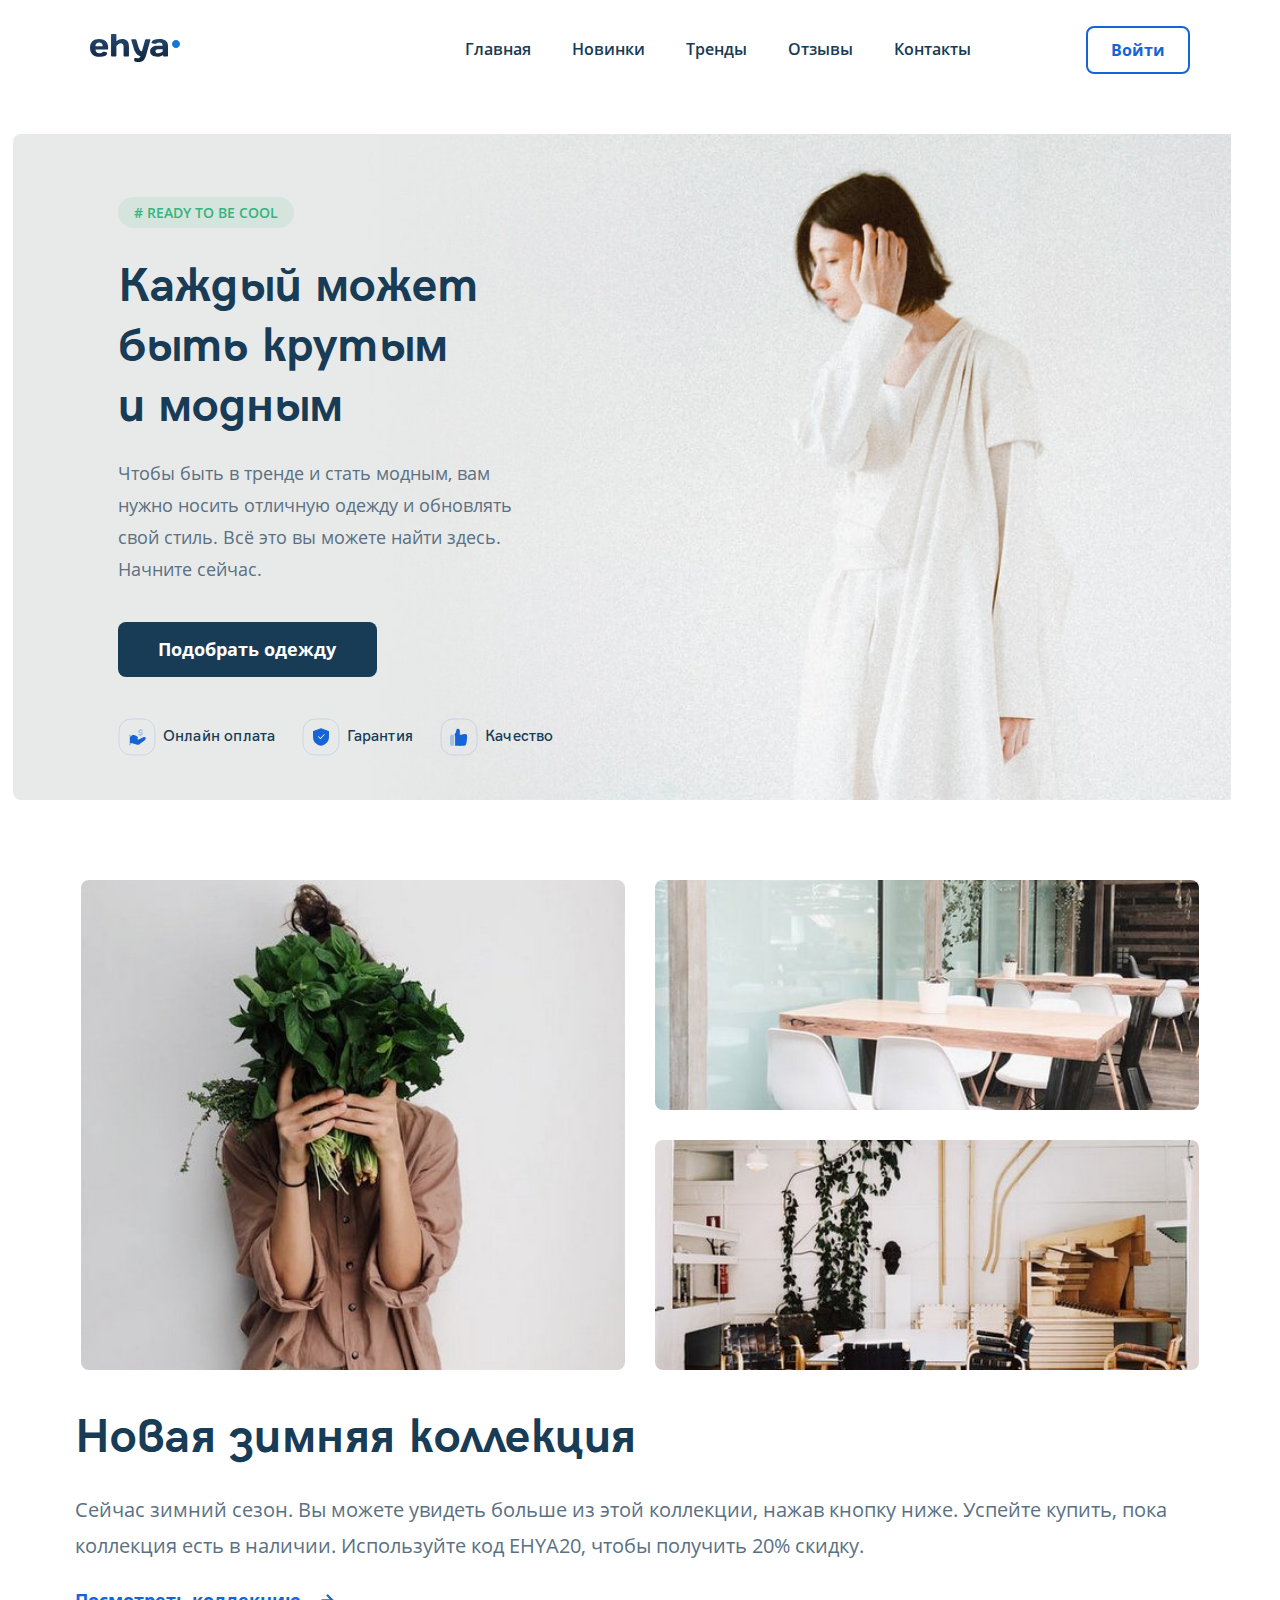
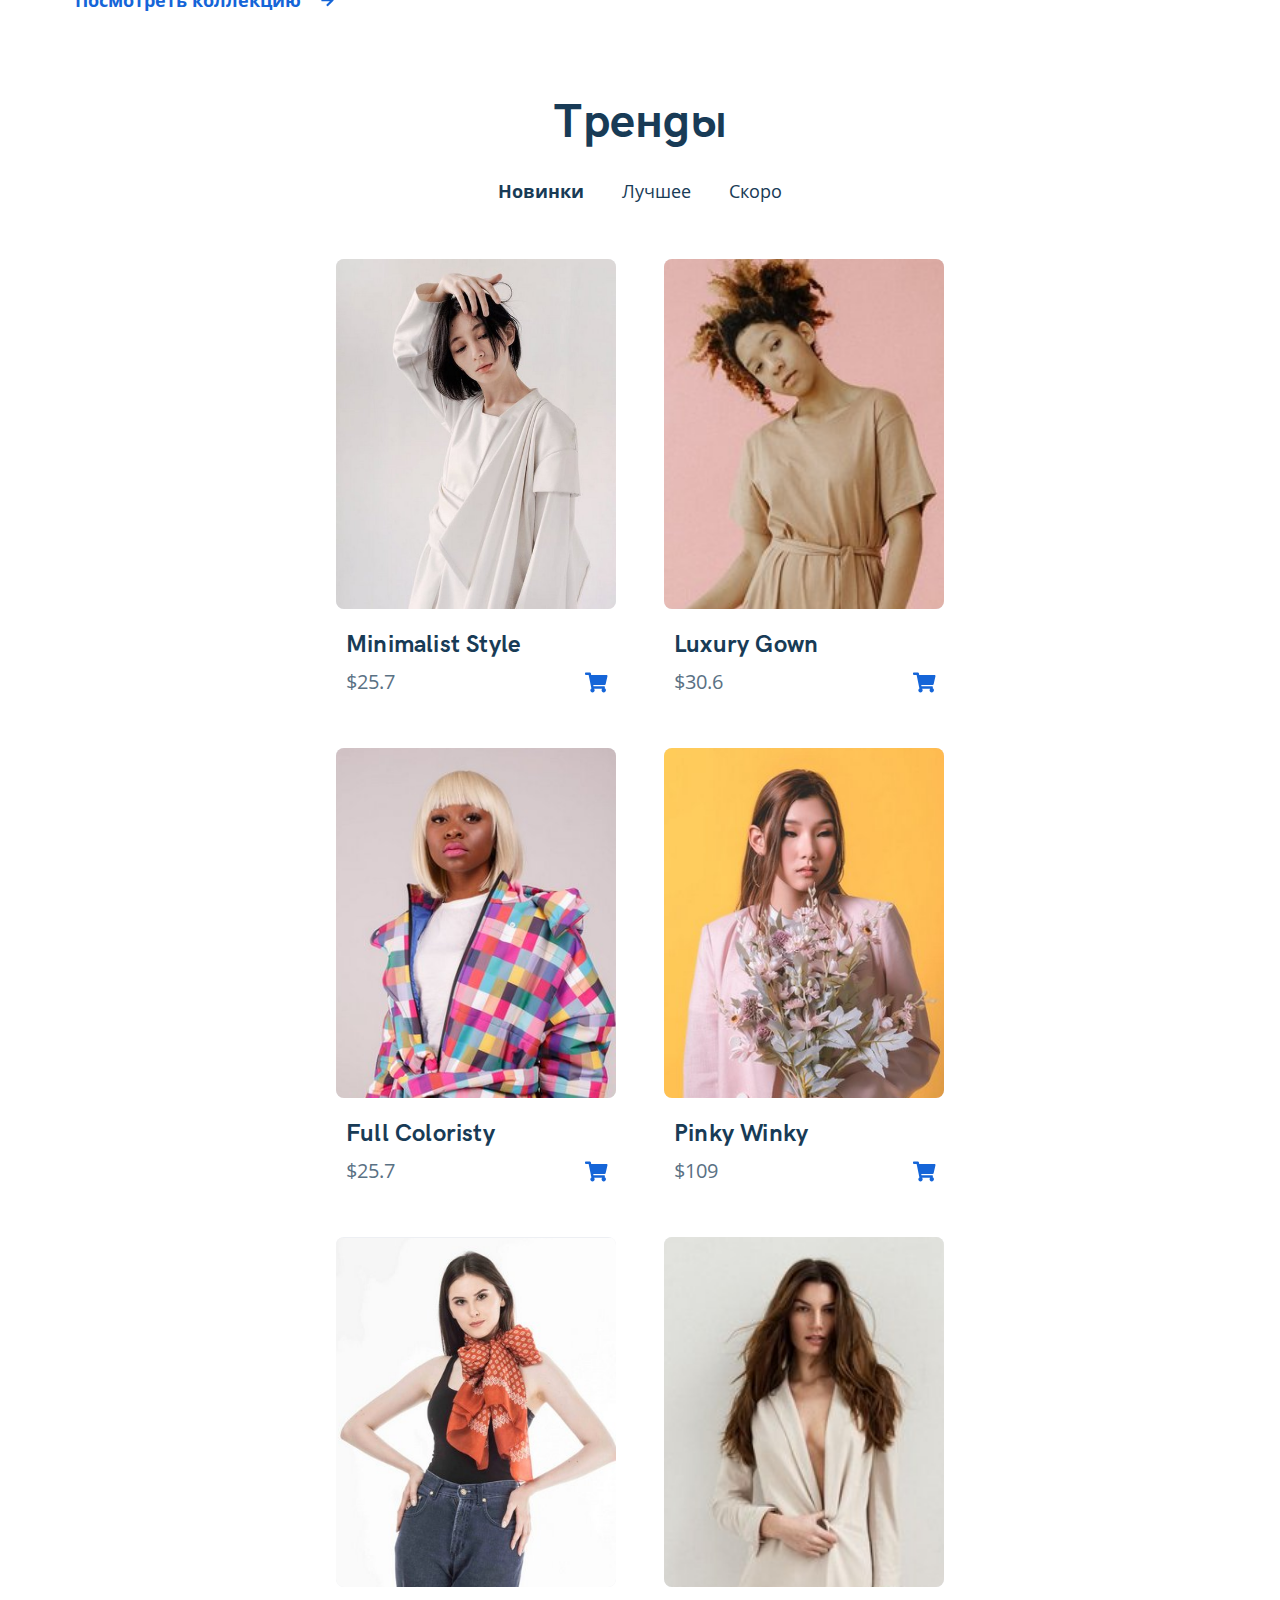
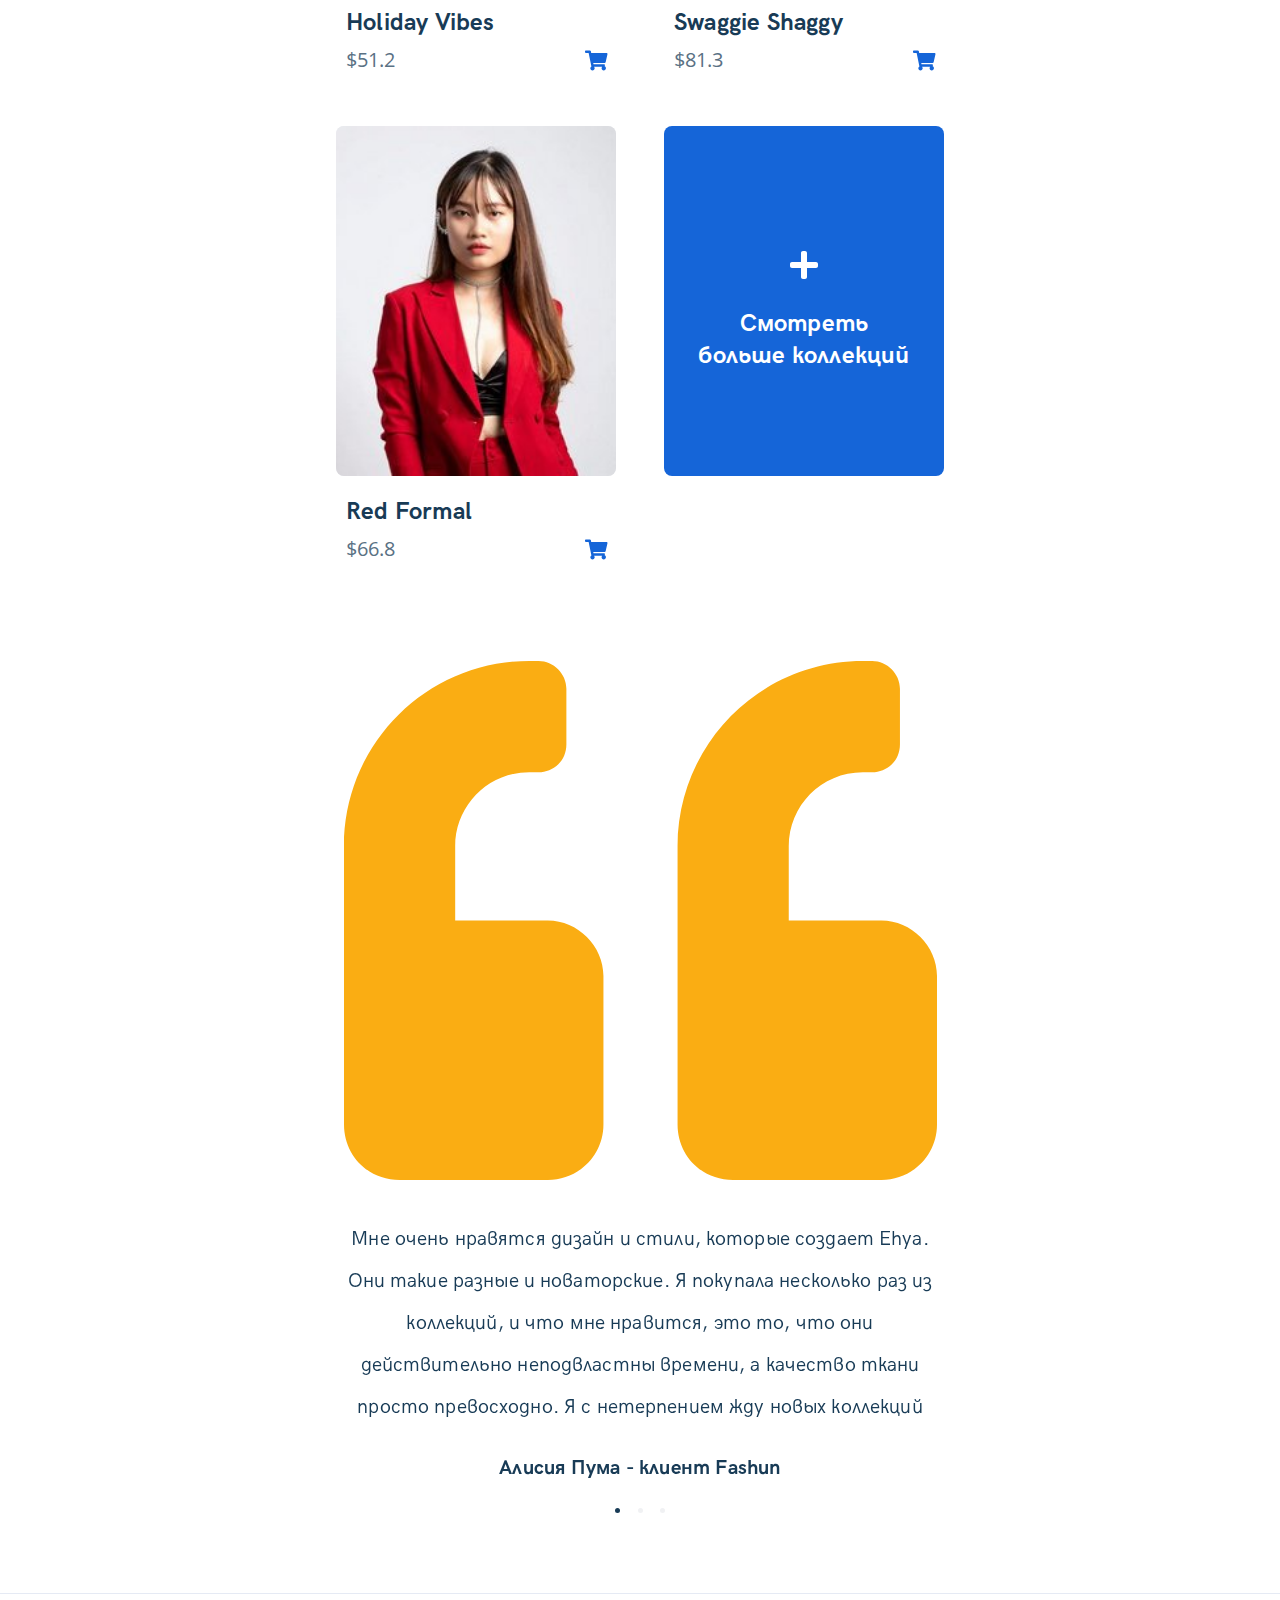
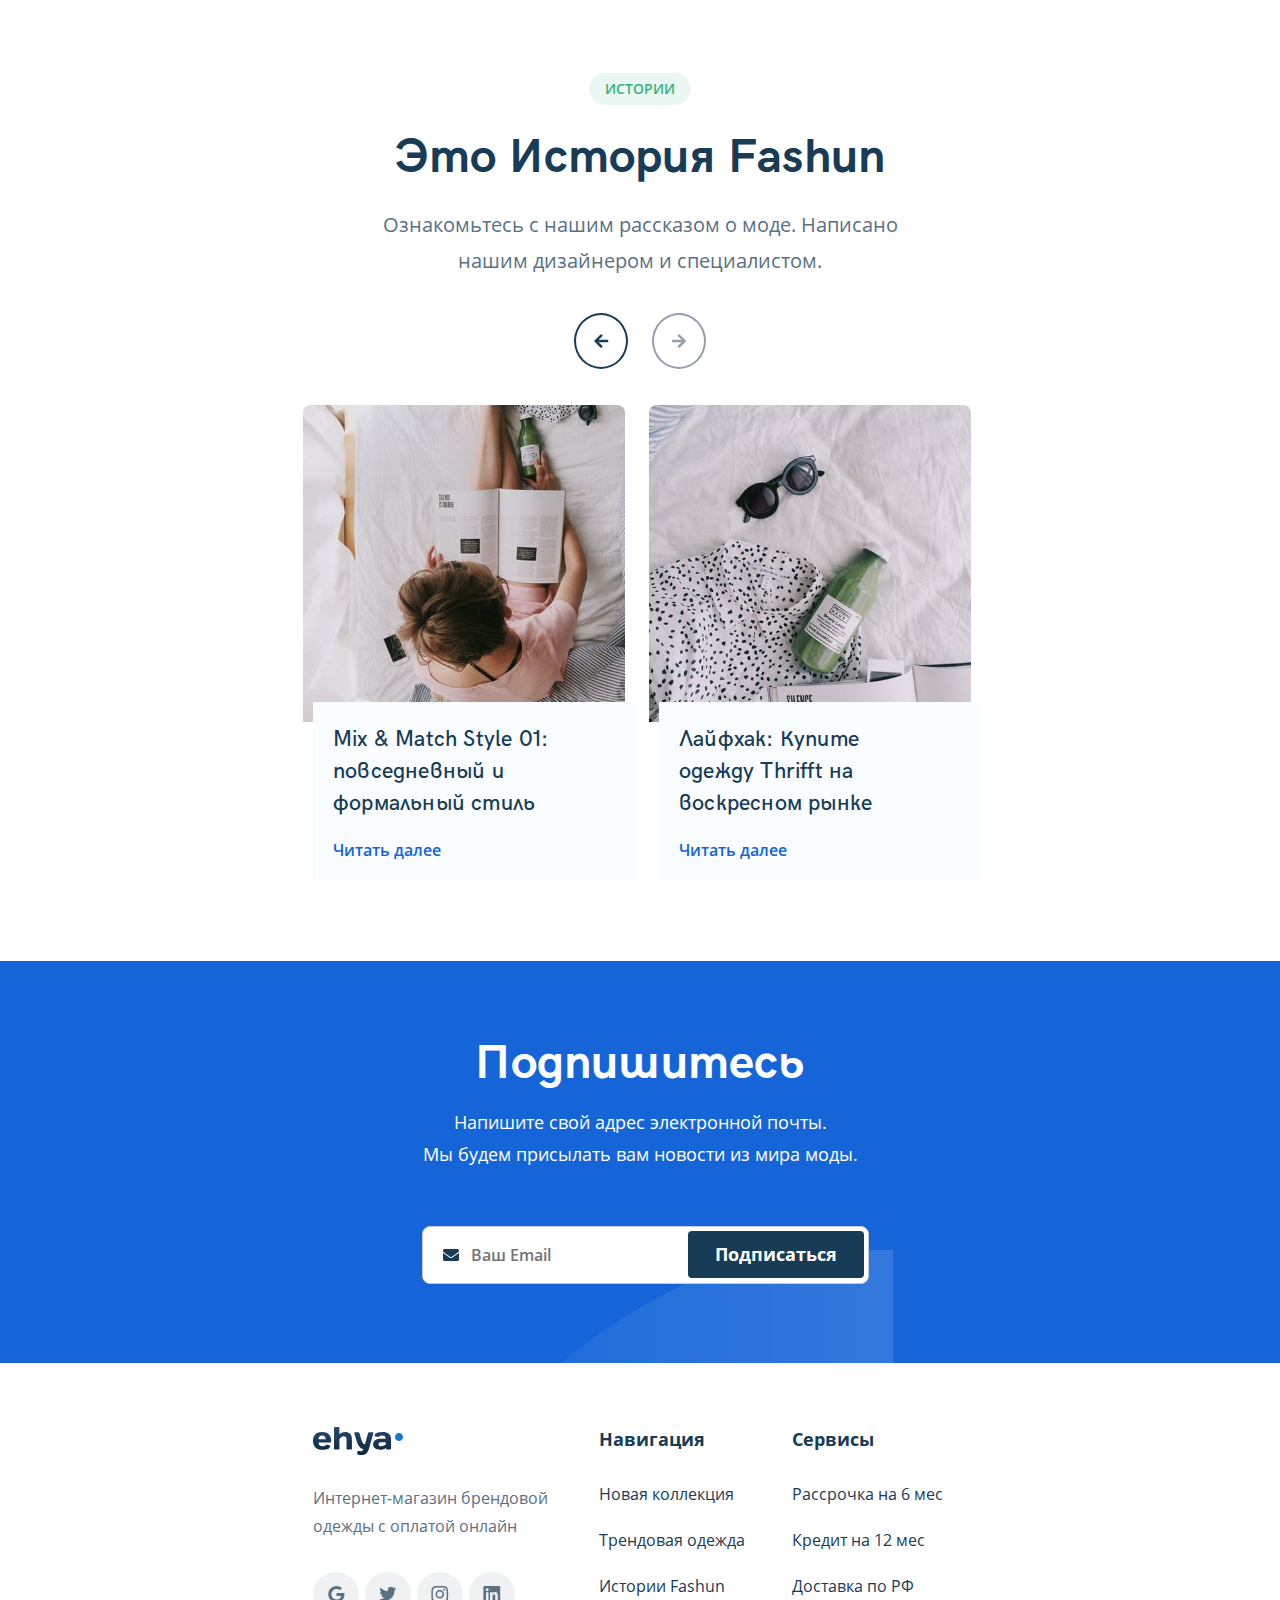
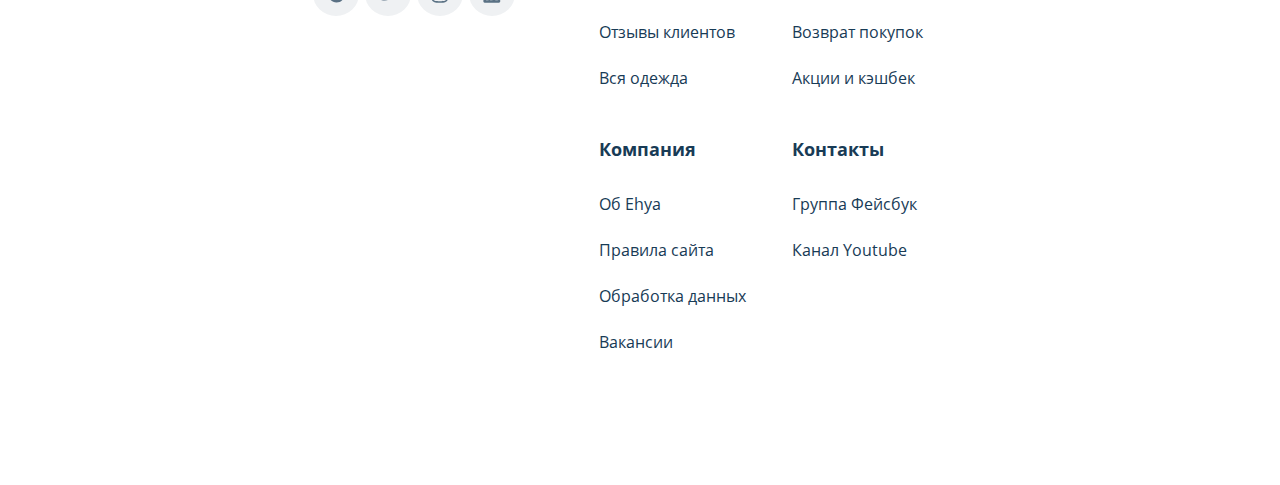
<file: index.html>
<!DOCTYPE html>
<html lang="ru">

<head>
  <meta charset="UTF-8" />
  <meta name="viewport" content="width=device-width, initial-scale=1.0" />
  <title>Ehya</title>
  <link rel="shortcut icon" href="favicon.ico" type="image/x-icon" />
  <link rel="icon" href="favicon.ico" type="image/x-icon" />
  <link rel="stylesheet" href="css/swiper-bundle.min.css" />
  <link rel="stylesheet" href="css/style.css" />
</head>

<body>
  <header class="header">
    <nav class="nav">
      <a href="index.html" class="nav-logo"><img src="img/logo.svg" alt="logo: Ehya" class="nav-logo__img" /></a>
      <div class="nav-navbar">
        <a href="#" class="nav-navbar__link">Главная</a>
        <a href="#collection" class="nav-navbar__link">Новинки</a>
        <a href="#trends" class="nav-navbar__link">Тренды</a>
        <a href="#testimonial" class="nav-navbar__link">Отзывы</a>
        <a href="#footer" class="nav-navbar__link">Контакты</a>
      </div>
      <!-- /.navbar -->
      <button class="nav-button login-button" data-toggle="modal">Войти</button>
      <button data-toggle="modal" class="nav-btn">
        <span class="nav-btn__line"></span>
        <span class="nav-btn__line"></span>
        <span class="nav-btn__line"></span>
      </button>
    </nav>
    <!-- /.nav -->
    <div class="hero">
      <img src="img/hero-img.jpg" alt="Модель в одежде от Ehya" class="hero-img" />
      <img src="img/hero-img-mobile.jpg" alt="Модель в одежде от Ehya" class="hero-img-mobile" />
      <div class="hero-wrap">
        <span class="hero-tag"># READY TO BE COOL</span>
        <h1 lang="en" class="hero-title">
          Каждый&nbsp;может быть&nbsp;крутым и&nbsp;модным
        </h1>
        <p class="hero-text">
          Чтобы быть в тренде и стать модным, вам нужно носить отличную одежду
          и обновлять свой стиль. Всё это вы можете найти здесь. Начните
          сейчас.
        </p>
        <a href="#" class="hero-button">Подобрать одежду</a>
        <div class="hero-advantages">
          <div class="hero-advantages__item">
            <img src="img/payment.svg" alt="Онлайн оплата" class="hero-advantages__img" />
            <span class="hero-advantages__text">Онлайн оплата</span>
          </div>
          <div class="hero-advantages__item">
            <img src="img/guarantee.svg" alt="Гарантия" class="hero-advantages__img" />
            <span class="hero-advantages__text">Гарантия</span>
          </div>
          <div class="hero-advantages__item">
            <img src="img/quality.svg" alt="" class="hero-advantages__img" />
            <span class="hero-advantages__text">Качество</span>
          </div>
        </div>
        <!-- /.hero-advantages -->
      </div>
      <!-- /.hero-wrap -->
    </div>
    <!-- /.hero -->
  </header>
  <main>
    <section class="collection" id="collection">
      <div class="collection-images">
        <img class="collection-images__img collection-images__big" src="img/new-collection-1.jpg"
          alt="Фото из коллекции" />
        <img class="collection-images__img collection-images__small" src="img/new-collection-2.jpg"
          alt="Фото из коллекции" />
        <img class="collection-images__img collection-images__small" src="img/new-collection-3.jpg"
          alt="Фото из коллекции" />
      </div>
      <div class="collection-content">
        <h2 lang="en" class="collection-content__subtitle">
          Новая зимняя коллекция
        </h2>
        <p class="collection-content__text">
          Сейчас зимний сезон. Вы можете увидеть больше из этой коллекции,
          нажав кнопку ниже. Успейте купить, пока коллекция есть в наличии.
          Используйте код EHYA20, чтобы получить 20%&nbsp;скидку.
        </p>
        <a href="#" class="collection-content__link"><span class="collection-content__label">Посмотреть коллекцию</span>
          <img src="img/arrow.svg" alt="Кнопка: посмотреть коллекцию" class="collection-content__arrow" /></a>
      </div>
      <!-- /.collection-content -->
    </section>
    <section class="trends" id="trends">
      <div class="trends-header">
        <h2 lang="en" class="trends-header__subtitle">Тренды</h2>
        <ul class="trends-header__list">
          <li data-target="#trend" class="trends-header__item tab tab--active">
            Новинки
          </li>
          <li data-target="#new" class="trends-header__item tab">Лучшее</li>
          <li data-target="#soon" class="trends-header__item tab">Скоро</li>
        </ul>
      </div>
      <!-- /.trends-header -->
      <div id="trend" class="tab-content tab-content--active">
        <div class="trends-cards">
          <div class="trend-card">
            <div class="trend-card__box">
              <img src="img/trend-1.jpg" alt="Minimalist Style" class="trend-card__img" />
            </div>
            <div class="trend-card__content">
              <span class="trend-card__name">Minimalist Style</span>
              <span class="trend-card__price">$25.7</span>
              <button class="trend-card__button">
                <img src="img/shopping-cart.svg" alt="Кнопка: корзина" />
              </button>
            </div>
            <!-- /.trend-card__content -->
          </div>
          <div class="trend-card">
            <div class="trend-card__box">
              <img src="img/trend-2.jpg" alt="Luxury Gown" class="trend-card__img trend-card__img--2" />
            </div>
            <div class="trend-card__content">
              <span class="trend-card__name">Luxury Gown</span>
              <span class="trend-card__price">$30.6</span>
              <button class="trend-card__button">
                <img src="img/shopping-cart.svg" alt="Кнопка: корзина" />
              </button>
            </div>
            <!-- /.trend-card_content -->
          </div>
          <div class="trend-card">
            <div class="trend-card__box">
              <img src="img/trend-3.jpg" alt="Full Coloristy" class="trend-card__img trend-card__img--3" />
            </div>
            <div class="trend-card__content">
              <span class="trend-card__name">Full Coloristy</span>
              <span class="trend-card__price">$25.7</span>
              <button class="trend-card__button">
                <img src="img/shopping-cart.svg" alt="Кнопка: корзина" />
              </button>
            </div>
          </div>
          <div class="trend-card">
            <div class="trend-card__box">
              <img src="img/trend-4.jpg" alt="Pinky Winky" class="trend-card__img trend-card__img--4" />
            </div>
            <div class="trend-card__content">
              <span class="trend-card__name">Pinky Winky</span>
              <span class="trend-card__price">$109</span>
              <button class="trend-card__button">
                <img src="img/shopping-cart.svg" alt="Кнопка: корзина" />
              </button>
            </div>
          </div>
          <div class="trend-card">
            <div class="trend-card__box">
              <img src="img/trend-5.jpg" alt="Holiday Vibes" class="trend-card__img trend-card__img--5" />
            </div>
            <div class="trend-card__content">
              <span class="trend-card__name">Holiday Vibes</span>
              <span class="trend-card__price">$51.2</span>
              <button class="trend-card__button">
                <img src="img/shopping-cart.svg" alt="Кнопка: корзина" />
              </button>
            </div>
          </div>
          <div class="trend-card">
            <div class="trend-card__box">
              <img src="img/trend-6.jpg" alt="Swaggie Shaggy" class="trend-card__img trend-card__img--6" />
            </div>
            <div class="trend-card__content">
              <span class="trend-card__name">Swaggie Shaggy</span>
              <span class="trend-card__price">$81.3</span>
              <button class="trend-card__button">
                <img src="img/shopping-cart.svg" alt="Кнопка: корзина" />
              </button>
            </div>
          </div>
          <div class="trend-card">
            <div class="trend-card__box">
              <img src="img/trend-7.jpg" alt="Red Formal" class="trend-card__img trend-card__img--7" />
            </div>
            <div class="trend-card__content">
              <span class="trend-card__name">Red Formal</span>
              <span class="trend-card__price">$66.8</span>
              <button class="trend-card__button">
                <img src="img/shopping-cart.svg" alt="Кнопка: корзина" />
              </button>
            </div>
          </div>
          <div class="trend-card trend-card__plus">
            <a href="#" class="trend-card__link"><img src="img/plus.svg" alt="Кнопка: смотреть больше коллекций"
                class="trend-card__img" /><span lang="en" class="trend-card__label">Смотреть <br />больше
                коллекций</span></a>
          </div>
        </div>
        <!-- /.ternds-cards -->
      </div>
      <!-- /.tab-content -->
      <div id="new" class="tab-content">
        <div class="trends-cards">
          <div class="trend-card">
            <div class="trend-card__box">
              <img src="img/trend-3.jpg" alt="Minimalist Style" class="trend-card__img trend-card__img--3" />
            </div>
            <div class="trend-card__content">
              <span class="trend-card__name">Minimalist Style</span>
              <span class="trend-card__price">$25.7</span>
              <button class="trend-card__button">
                <img src="img/shopping-cart.svg" alt="Кнопка: корзина" />
              </button>
            </div>
            <!-- /.trend-card__content -->
          </div>
          <div class="trend-card">
            <div class="trend-card__box">
              <img src="img/trend-4.jpg" alt="Luxury Gown" class="trend-card__img trend-card__img--4" />
            </div>
            <div class="trend-card__content">
              <span class="trend-card__name">Luxury Gown</span>
              <span class="trend-card__price">$30.6</span>
              <button class="trend-card__button">
                <img src="img/shopping-cart.svg" alt="Кнопка: корзина" />
              </button>
            </div>
            <!-- /.trend-card_content -->
          </div>
          <div class="trend-card">
            <div class="trend-card__box">
              <img src="img/trend-5.jpg" alt="Full Coloristy" class="trend-card__img trend-card__img--5" />
            </div>
            <div class="trend-card__content">
              <span class="trend-card__name">Full Coloristy</span>
              <span class="trend-card__price">$25.7</span>
              <button class="trend-card__button">
                <img src="img/shopping-cart.svg" alt="Кнопка: корзина" />
              </button>
            </div>
          </div>
          <div class="trend-card">
            <div class="trend-card__box">
              <img src="img/trend-6.jpg" alt="Pinky Winky" class="trend-card__img trend-card__img--6" />
            </div>
            <div class="trend-card__content">
              <span class="trend-card__name">Pinky Winky</span>
              <span class="trend-card__price">$109</span>
              <button class="trend-card__button">
                <img src="img/shopping-cart.svg" alt="Кнопка: корзина" />
              </button>
            </div>
          </div>
          <div class="trend-card">
            <div class="trend-card__box">
              <img src="img/trend-7.jpg" alt="Holiday Vibes" class="trend-card__img trend-card__img--7" />
            </div>
            <div class="trend-card__content">
              <span class="trend-card__name">Holiday Vibes</span>
              <span class="trend-card__price">$51.2</span>
              <button class="trend-card__button">
                <img src="img/shopping-cart.svg" alt="Кнопка: корзина" />
              </button>
            </div>
          </div>
          <div class="trend-card">
            <div class="trend-card__box">
              <img src="img/trend-1.jpg" alt="Swaggie Shaggy" class="trend-card__img" />
            </div>
            <div class="trend-card__content">
              <span class="trend-card__name">Swaggie Shaggy</span>
              <span class="trend-card__price">$81.3</span>
              <button class="trend-card__button">
                <img src="img/shopping-cart.svg" alt="Кнопка: корзина" />
              </button>
            </div>
          </div>
          <div class="trend-card">
            <div class="trend-card__box">
              <img src="img/trend-2.jpg" alt="Red Formal" class="trend-card__img trend-card__img--2" />
            </div>
            <div class="trend-card__content">
              <span class="trend-card__name">Red Formal</span>
              <span class="trend-card__price">$66.8</span>
              <button class="trend-card__button">
                <img src="img/shopping-cart.svg" alt="Кнопка: корзина" />
              </button>
            </div>
          </div>
          <div class="trend-card trend-card__plus">
            <a href="#" class="trend-card__link"><img src="img/plus.svg" alt="Кнопка: смотреть больше коллекций"
                class="trend-card__img" /><span class="trend-card__label">Смотреть <br />больше коллекций</span></a>
          </div>
        </div>
        <!-- /.ternds-cards -->
      </div>
      <!-- /.tab-content -->
      <div id="soon" class="tab-content">
        <div class="trends-cards">
          <div class="trend-card">
            <div class="trend-card__box">
              <img src="img/trend-5.jpg" alt="Minimalist Style" class="trend-card__img" />
            </div>
            <div class="trend-card__content">
              <span class="trend-card__name">Minimalist Style</span>
              <span class="trend-card__price">$25.7</span>
              <button class="trend-card__button">
                <img src="img/shopping-cart.svg" alt="Кнопка: корзина" />
              </button>
            </div>
            <!-- /.trend-card__content -->
          </div>
          <div class="trend-card">
            <div class="trend-card__box">
              <img src="img/trend-6.jpg" alt="Luxury Gown" class="trend-card__img trend-card__img--6" />
            </div>
            <div class="trend-card__content">
              <span class="trend-card__name">Luxury Gown</span>
              <span class="trend-card__price">$30.6</span>
              <button class="trend-card__button">
                <img src="img/shopping-cart.svg" alt="Кнопка: корзина" />
              </button>
            </div>
            <!-- /.trend-card_content -->
          </div>
          <div class="trend-card">
            <div class="trend-card__box">
              <img src="img/trend-7.jpg" alt="Full Coloristy" class="trend-card__img trend-card__img--7" />
            </div>
            <div class="trend-card__content">
              <span class="trend-card__name">Full Coloristy</span>
              <span class="trend-card__price">$25.7</span>
              <button class="trend-card__button">
                <img src="img/shopping-cart.svg" alt="Кнопка: корзина" />
              </button>
            </div>
          </div>
          <div class="trend-card">
            <div class="trend-card__box">
              <img src="img/trend-1.jpg" alt="Pinky Winky" class="trend-card__img" />
            </div>
            <div class="trend-card__content">
              <span class="trend-card__name">Pinky Winky</span>
              <span class="trend-card__price">$109</span>
              <button class="trend-card__button">
                <img src="img/shopping-cart.svg" alt="Кнопка: корзина" />
              </button>
            </div>
          </div>
          <div class="trend-card">
            <div class="trend-card__box">
              <img src="img/trend-2.jpg" alt="Holiday Vibes" class="trend-card__img trend-card__img--2" />
            </div>
            <div class="trend-card__content">
              <span class="trend-card__name">Holiday Vibes</span>
              <span class="trend-card__price">$51.2</span>
              <button class="trend-card__button">
                <img src="img/shopping-cart.svg" alt="Кнопка: корзина" />
              </button>
            </div>
          </div>
          <div class="trend-card">
            <div class="trend-card__box">
              <img src="img/trend-3.jpg" alt="Swaggie Shaggy" class="trend-card__img trend-card__img--3" />
            </div>
            <div class="trend-card__content">
              <span class="trend-card__name">Swaggie Shaggy</span>
              <span class="trend-card__price">$81.3</span>
              <button class="trend-card__button">
                <img src="img/shopping-cart.svg" alt="Кнопка: корзина" />
              </button>
            </div>
          </div>
          <div class="trend-card">
            <div class="trend-card__box">
              <img src="img/trend-4.jpg" alt="Red Formal" class="trend-card__img trend-card__img--4" />
            </div>
            <div class="trend-card__content">
              <span class="trend-card__name">Red Formal</span>
              <span class="trend-card__price">$66.8</span>
              <button class="trend-card__button">
                <img src="img/shopping-cart.svg" alt="Кнопка: корзина" />
              </button>
            </div>
          </div>
          <div class="trend-card trend-card__plus">
            <a href="#" class="trend-card__link"><img src="img/plus.svg" alt="Кнопка: смотреть больше коллекций"
                class="trend-card__img" /><span class="trend-card__label">Смотреть <br />больше коллекций</span></a>
          </div>
        </div>
        <!-- /.ternds-cards -->
      </div>
      <!-- /.tab-content -->
    </section>
    <div class="testimonial" id="testimonial">
      <div class="swiper-container testimonial-slider">
        <div class="swiper-wrapper">
          <!-- Slides -->
          <div class="swiper-slide">
            <div class="testimonial-slider__item">
              <img src="img/quote-left.svg" alt="Иконка: кавычки" class="testimonial-quote" />
              <p lang="en" class="testimonial-text">
                Мне очень нравятся дизайн и стили, которые создает Ehya. Они
                такие разные и новаторские. Я покупала несколько раз из
                коллекций, и что мне нравится, это то, что они действительно
                неподвластны времени, а качество ткани просто превосходно. Я с
                нетерпением жду новых коллекций от сезона к сезону
              </p>
              <span lang="en" class="testimonial-client">
                Алисия Пума - клиент Fashun</span>
            </div>
            <!-- /.testimonial-slider__item -->
          </div>

          <div class="swiper-slide">
            <div class="testimonial-slider__item">
              <img src="img/quote-left.svg" alt="Иконка: кавычки" class="testimonial-quote" />
              <p lang="en" class="testimonial-text">
                Я очень люблю магазин Ehya. Нравится все, атмосфера магазина,
                продавцы консультанты. Всегда очень приятное обслуживание. В
                каждой новой коллекции можно найти обновки по своим
                предпочтениям. Модели женственные, утонченные, для стройных
                девушек.
              </p>
              <span lang="en" class="testimonial-client">
                Мария Старкова - клиент Fashun
              </span>
            </div>
            <!-- /.testimonial-slider__item -->
          </div>
          <div class="swiper-slide">
            <div class="testimonial-slider__item">
              <img src="img/quote-left.svg" alt="Иконка: кавычки" class="testimonial-quote" />
              <p lang="en" class="testimonial-text">
                Так как я давно занимаюсь одеждой и разными брендами - решила
                наконец написать об одном известном бренде Ehya. Одежда этого
                бренда - это микс повседневной, для офиса и для вечеринок, в
                принципе - там можно найти абсолютно все, начиная от
                кардиганов и джинсов и заканчивая ремешками и прочими
                аксессуарами.
              </p>
              <span lang="en" class="testimonial-client">
                Хана Меир - клиент Fashun
              </span>
            </div>
            <!-- /.testimonial-slider__item -->
          </div>
        </div>
        <div class="swiper-pagination testimonial-pagination">
          <div class="testimonial-pagination__button"></div>
          <div class="testimonial-pagination__button testimonial-pagination__button--active"></div>
          <div class="testimonial-pagination__button"></div>
        </div>
      </div>
    </div>
    <!-- /.testimonial -->
    <div class="stories-line"></div>
    <section class="stories">
      <div class="stories-content">
        <span class="stories-tag">Истории</span>
        <h2 lang="en" class="stories-subtitle">
          <span class="hide">Это</span> История Fashun
        </h2>
        <p class="stories-text">
          Ознакомьтесь с нашим рассказом о моде. Написано нашим дизайнером и
          специалистом.
        </p>
        <div class="stories-btn">
          <div id="left" class="stories-button stories-btn__left">
            <svg width="15" height="14" viewBox="0 0 15 14" xmlns="http://www.w3.org/2000/svg">
              <path
                d="M8.31689 12.9375C8.62939 12.625 8.59814 12.1562 8.31689 11.8438L4.53564 8.25H13.5356C13.9419 8.25 14.2856 7.9375 14.2856 7.5V6.5C14.2856 6.09375 13.9419 5.75 13.5356 5.75H4.53564L8.31689 2.1875C8.59814 1.875 8.62939 1.40625 8.31689 1.09375L7.62939 0.40625C7.34814 0.125 6.84814 0.125 6.56689 0.40625L0.504395 6.5C0.191895 6.78125 0.191895 7.25 0.504395 7.53125L6.56689 13.625C6.84814 13.9062 7.31689 13.9062 7.62939 13.625L8.31689 12.9375Z" />
            </svg>
          </div>
          <div id="right" class="stories-button stories-btn__right">
            <svg width="14" height="14" viewBox="0 0 14 14" xmlns="http://www.w3.org/2000/svg">
              <path
                d="M5.9375 1.09375C5.625 1.40625 5.65625 1.875 5.9375 2.1875L9.71875 5.75H0.75C0.3125 5.75 0 6.09375 0 6.5V7.5C0 7.9375 0.3125 8.25 0.75 8.25H9.71875L5.9375 11.8438C5.65625 12.1562 5.65625 12.625 5.9375 12.9375L6.625 13.625C6.9375 13.9062 7.40625 13.9062 7.6875 13.625L13.7812 7.53125C14.0625 7.25 14.0625 6.78125 13.7812 6.46875L7.6875 0.40625C7.40625 0.125 6.9375 0.125 6.625 0.40625L5.9375 1.09375Z" />
            </svg>
          </div>
        </div>
      </div>
      <!-- /.stories-content -->
      <div class="swiper-container stories-slider">
        <div class="swiper-wrapper">
          <div class="swiper-slide stories-slide">
            <div class="stories-articles">
              <article class="stories-article stories-article__1">
                <div class="stories-article__box">
                  <img src="img/post-1.jpg" alt="Фото-иллюстрация к статье" class="stories-article__img" />
                </div>
                <div class="stories-article__wrap">
                  <h3 lang="en" class="stories-article__title">
                    Mix & Match Style 01: повседневный и формальный стиль
                  </h3>
                  <a href="#" class="stories-article__link">Читать далее</a>
                </div>
              </article>
              <article class="stories-article stories-article__2">
                <div class="stories-article__box">
                  <img src="img/post-2.jpg" alt="Фото-иллюстрация к статье" class="stories-article__img" />
                </div>
                <div class="stories-article__wrap">
                  <h3 lang="en" class="stories-article__title">
                    Лайфхак: Купите одежду Thrifft на воскресном рынке
                  </h3>
                  <a href="#" class="stories-article__link">Читать далее</a>
                </div>
              </article>
            </div>
            <!-- /.stories-articles -->
          </div>
          <!-- .stories-slide -->
          <div class="swiper-slide stories-slide">
            <div class="stories-articles">
              <article class="stories-article stories-article__2">
                <div class="stories-article__box">
                  <img src="img/post-2.jpg" alt="Фото-иллюстрация к статье" class="stories-article__img" />
                </div>
                <div class="stories-article__block"></div>
                <div class="stories-article__wrap">
                  <h3 lang="en" class="stories-article__title">
                    Лайфхак: Купите одежду Thrifft на воскресном рынке
                  </h3>
                  <a href="#" class="stories-article__link">Читать далее</a>
                </div>
              </article>
              <article class="stories-article stories-article__1">
                <div class="stories-article__box">
                  <img src="img/post-1.jpg" alt="Фото-иллюстрация к статье" class="stories-article__img" />
                </div>
                <div class="stories-article__wrap">
                  <h3 lang="en" class="stories-article__title">
                    Mix & Match Style 01: повседневный и формальный стиль
                  </h3>
                  <a href="#" class="stories-article__link">Читать далее</a>
                </div>
              </article>
            </div>
            <!-- /.stories-articles -->
          </div>
          <div class="swiper-slide stories-slide">
            <div class="stories-articles">
              <article class="stories-article stories-article__1">
                <div class="stories-article__box">
                  <img src="img/post-1.jpg" alt="Фото-иллюстрация к статье" class="stories-article__img" />
                </div>
                <div class="stories-article__wrap">
                  <h3 lang="en" class="stories-article__title">
                    Mix & Match Style 01: повседневный и формальный стиль
                  </h3>
                  <a href="#" class="stories-article__link">Читать далее</a>
                </div>
              </article>
              <article class="stories-article stories-article__2">
                <div class="stories-article__box">
                  <img src="img/post-2.jpg" alt="Фото-иллюстрация к статье" class="stories-article__img" />
                </div>
                <div class="stories-article__wrap">
                  <h3 lang="en" class="stories-article__title">
                    Лайфхак: Купите одежду Thrifft на воскресном рынке
                  </h3>
                  <a href="#" class="stories-article__link">Читать далее</a>
                </div>
              </article>
            </div>
            <!-- /.stories-articles -->
          </div>
          <!-- .stories-slide -->
        </div>
      </div>
    </section>
    <section class="newsletter">
      <div class="newsletter-container">
        <div class="newsletter-wrap">
          <h2 lang="en" class="newsletter-subtitle">Подпишитесь</h2>
          <p class="newsletter-text">
            Напишите свой адрес электронной почты.
            <span class="new-string">Мы будем присылать вам новости из мира моды.</span>
          </p>
        </div>
        <!-- /.newsletter-wrap -->
        <div class="newsletter-wrapper">
          <form action="send.php" method="POST" class="newsletter-form form">
            <input type="email" name="email" class="newsletter-form__input" placeholder="Ваш Email" required />
            <button class="newsletter-form__button">Подписаться</button>
          </form>
        </div>
        <!-- /.newsletter-wrapper -->
      </div>
      <!-- /.newsletter-container -->
    </section>
  </main>
  <footer class="footer" id="footer">
    <div class="footer-info">
      <a href="index.html" class="footer-logo"><img src="img/logo.svg" alt="Лого" class="footer-logo__img" /></a>
      <p class="footer-text">
        Интернет-магазин брендовой одежды с оплатой онлайн
      </p>
      <div class="footer-social">
        <a href="https://www.google.com" target="_blank" class="footer-social__link"><img src="img/google.svg"
            alt="Ссылка: Google" class="footer-social__img" /></a>
        <a href="https://twitter.com" target="_blank" class="footer-social__link"><img src="img/twitter.svg"
            alt="Ссылка: Twitter" class="footer-social__img" /></a>
        <a href="https://www.instagram.com" target="_blank" class="footer-social__link"><img src="img/instagram.svg"
            alt="Ссылка: Instagram" class="footer-social__img" /></a>
        <a href="https://www.linkedin.com" target="_blank" class="footer-social__link"><img src="img/linkedin.svg"
            alt="Ссылка: Linkedin" class="footer-social__img" /></a>
      </div>
      <!-- /.footer-social -->
    </div>
    <!-- /.footer-info -->
    <div class="footer-map">
      <div class="footer-map__navigation">
        <h3 class="footer-map__subtitle">Навигация</h3>
        <a href="#" class="footer-map__link">Новая коллекция</a>
        <a href="#" class="footer-map__link">Трендовая одежда</a>
        <a href="#" class="footer-map__link">Истории Fashun</a>
        <a href="#" class="footer-map__link">Отзывы клиентов</a>
        <a href="#" class="footer-map__link">Вся одежда</a>
      </div>
      <div class="footer-map__services">
        <h3 class="footer-map__subtitle">Сервисы</h3>
        <a href="#" class="footer-map__link">Рассрочка на 6 мес </a>
        <a href="#" class="footer-map__link">Кредит на 12 мес</a>
        <a href="#" class="footer-map__link">Доставка по РФ</a>
        <a href="#" class="footer-map__link">Возврат покупок</a>
        <a href="#" class="footer-map__link">Акции и кэшбек</a>
      </div>
      <div class="footer-map__about">
        <h3 class="footer-map__subtitle">Компания</h3>
        <a href="#" class="footer-map__link">Об Ehya</a>
        <a href="#" class="footer-map__link">Правила сайта </a>
        <a href="#" class="footer-map__link">Обработка данных</a>
        <a href="#" class="footer-map__link">Вакансии</a>
      </div>
      <div class="footer-map__contacts">
        <h3 class="footer-map__subtitle">Контакты</h3>
        <a href="#" class="footer-map__link">Группа Фейсбук</a>
        <a href="#" class="footer-map__link">Канал Youtube</a>
      </div>
    </div>
    <!-- /.footer-map -->
  </footer>
  <div class="modal-overlay"></div>
  <!-- /.modal__overlay -->
  <div class="modal-dialog">
    <a href="#" class="modal-dialog__close">
      <img src="img/close.svg" alt="icon: close" />
    </a>
    <a href="#" class="modal-dialog__link">Главная</a>
    <a href="#" class="modal-dialog__link">Новинки</a>
    <a href="#" class="modal-dialog__link">Тренды</a>
    <a href="#" class="modal-dialog__link">Отзывы</a>
    <a href="#" class="modal-dialog__link">Контакты</a>
    <button data-toggle="modal" class="modal-dialog__button">Войти</button>
  </div>
  <!-- /.modal-dialog -->

  <div class="modal">
    <div class="modal__overlay"></div>
    <!-- /.modal__overlay -->
    <div class="modal__login">
      <div class="modal__content">
        <a href="#" class="modal__close">
          <img src="img/close.svg" alt="Icon: close">
        </a>
        <div class="modal__contact-form">
          <form action="send.php" method="POST" class="modal__form form">
            <div class="modal__input_group">
              <input type="email" class="input modal__input" placeholder="Email" name="email" required>
            </div>
            <div class="modal__input_group">
              <input type="password" class="input modal__input password" placeholder="Пароль" name="password" required>
            </div>
            <div class="modal__button-wrapper login-btn">
              <button class="button modal__button login-btn__button" type="submit">Войти</button>
            </div>
          </form>
        </div>
      </div>
    </div>
    <!-- /.modal__login -->
  </div>
  <!-- /.modal -->

  <script src="js/jquery-3.5.1.min.js"></script>
  <script src="js/jquery.validate.min.js"></script>
  <script src="js/swiper-bundle.min.js"></script>
  <script src="js/main.js"></script>
</body>

</html>
</file>
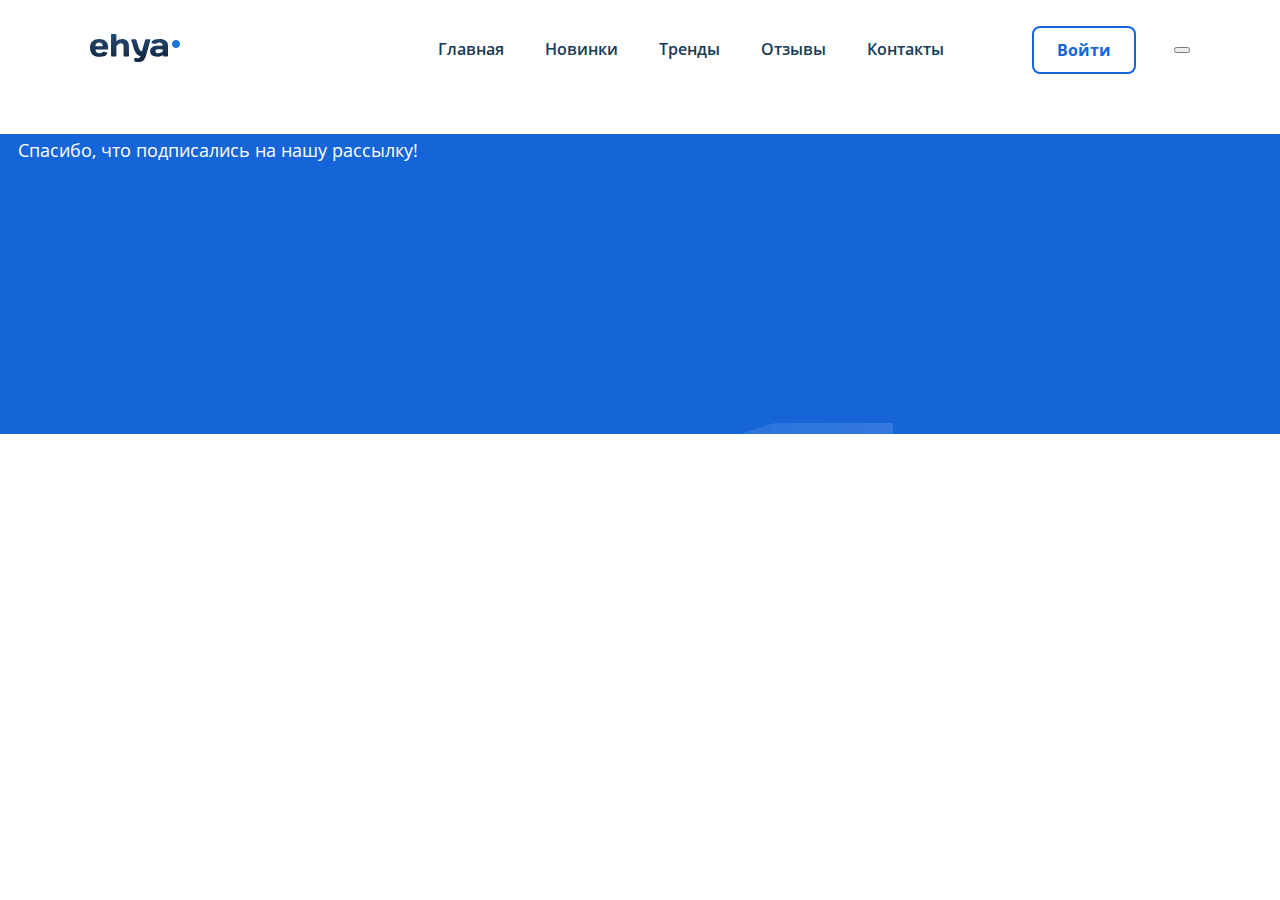
<file: thankyou.html>
<!DOCTYPE html>
<html lang="ru">

<head>
  <meta charset="UTF-8" />
  <meta name="viewport" content="width=device-width, initial-scale=1.0" />
  <title>Ehya</title>
  <link rel="shortcut icon" href="favicon.ico" type="image/x-icon" />
  <link rel="icon" href="favicon.ico" type="image/x-icon" />
  <link rel="stylesheet" href="css/swiper-bundle.min.css" />
  <link rel="stylesheet" href="css/style.css" />
</head>

<body>
  <header class="header">
    <nav class="nav">
      <a href="Index.html" class="nav-logo"><img src="img/logo.svg" alt="logo: Ehya" class="nav-logo__img" /></a>
      <div class="nav-navbar">
        <a href="#" class="nav-navbar__link">Главная</a>
        <a href="#" class="nav-navbar__link">Новинки</a>
        <a href="#" class="nav-navbar__link">Тренды</a>
        <a href="#" class="nav-navbar__link">Отзывы</a>
        <a href="#" class="nav-navbar__link">Контакты</a>
      </div>
      <!-- /.navbar -->
      <button class="nav-button">Войти</button>
      <button data-toggle="modal" class="nav-button__mobile">
        <span class="nav-button__mobile-line"></span>
        <span class="nav-button__mobile-line"></span>
        <span class="nav-button__mobile-line"></span>
      </button>
    </nav>
    <!-- /.nav -->

    <section class="newsletter newsletter-thankyou">
      <p class="newsletter-text">Спасибо, что подписались на нашу рассылку!
      </p>
    </section>
    </main>

    <script src="js/jquery-3.5.1.min.js"></script>
    <script src="js/jquery.validate.min.js"></script>
    <script src="js/swiper-bundle.min.js"></script>
    <script src="js/main.js"></script>
</body>

</html>
</file>
<file: css/style.css>
/*! normalize.css v8.0.1 | MIT License | github.com/necolas/normalize.css */
/* Document
   ========================================================================== */
/**
 * 1. Correct the line height in all browsers.
 * 2. Prevent adjustments of font size after orientation changes in iOS.
 */
html {
  line-height: 1.15;
  /* 1 */
  -webkit-text-size-adjust: 100%;
  /* 2 */
}

/* Sections
   ========================================================================== */
/**
 * Remove the margin in all browsers.
 */
body {
  margin: 0;
}

/**
 * Render the `main` element consistently in IE.
 */
main {
  display: block;
}

/**
 * Correct the font size and margin on `h1` elements within `section` and
 * `article` contexts in Chrome, Firefox, and Safari.
 */
h1 {
  font-size: 2em;
  margin: 0.67em 0;
}

/* Grouping content
   ========================================================================== */
/**
 * 1. Add the correct box sizing in Firefox.
 * 2. Show the overflow in Edge and IE.
 */
hr {
  box-sizing: content-box;
  /* 1 */
  height: 0;
  /* 1 */
  overflow: visible;
  /* 2 */
}

/**
 * 1. Correct the inheritance and scaling of font size in all browsers.
 * 2. Correct the odd `em` font sizing in all browsers.
 */
pre {
  font-family: monospace, monospace;
  /* 1 */
  font-size: 1em;
  /* 2 */
}

/* Text-level semantics
   ========================================================================== */
/**
 * Remove the gray background on active links in IE 10.
 */
a {
  background-color: transparent;
}

/**
 * 1. Remove the bottom border in Chrome 57-
 * 2. Add the correct text decoration in Chrome, Edge, IE, Opera, and Safari.
 */
abbr[title] {
  border-bottom: none;
  /* 1 */
  text-decoration: underline;
  /* 2 */
  text-decoration: underline dotted;
  /* 2 */
}

/**
 * Add the correct font weight in Chrome, Edge, and Safari.
 */
b,
strong {
  font-weight: bolder;
}

/**
 * 1. Correct the inheritance and scaling of font size in all browsers.
 * 2. Correct the odd `em` font sizing in all browsers.
 */
code,
kbd,
samp {
  font-family: monospace, monospace;
  /* 1 */
  font-size: 1em;
  /* 2 */
}

/**
 * Add the correct font size in all browsers.
 */
small {
  font-size: 80%;
}

/**
 * Prevent `sub` and `sup` elements from affecting the line height in
 * all browsers.
 */
sub,
sup {
  font-size: 75%;
  line-height: 0;
  position: relative;
  vertical-align: baseline;
}

sub {
  bottom: -0.25em;
}

sup {
  top: -0.5em;
}

/* Embedded content
   ========================================================================== */
/**
 * Remove the border on images inside links in IE 10.
 */
img {
  border-style: none;
}

/* Forms
   ========================================================================== */
/**
 * 1. Change the font styles in all browsers.
 * 2. Remove the margin in Firefox and Safari.
 */
button,
input,
optgroup,
select,
textarea {
  font-family: inherit;
  /* 1 */
  font-size: 100%;
  /* 1 */
  line-height: 1.15;
  /* 1 */
  margin: 0;
  /* 2 */
}

/**
 * Show the overflow in IE.
 * 1. Show the overflow in Edge.
 */
button,
input {
  /* 1 */
  overflow: visible;
}

/**
 * Remove the inheritance of text transform in Edge, Firefox, and IE.
 * 1. Remove the inheritance of text transform in Firefox.
 */
button,
select {
  /* 1 */
  text-transform: none;
}

/**
 * Correct the inability to style clickable types in iOS and Safari.
 */
button,
[type="button"],
[type="reset"],
[type="submit"] {
  -webkit-appearance: button;
}

/**
 * Remove the inner border and padding in Firefox.
 */
button::-moz-focus-inner,
[type="button"]::-moz-focus-inner,
[type="reset"]::-moz-focus-inner,
[type="submit"]::-moz-focus-inner {
  border-style: none;
  padding: 0;
}

/**
 * Restore the focus styles unset by the previous rule.
 */
button:-moz-focusring,
[type="button"]:-moz-focusring,
[type="reset"]:-moz-focusring,
[type="submit"]:-moz-focusring {
  outline: 1px dotted ButtonText;
}

/**
 * Correct the padding in Firefox.
 */
fieldset {
  padding: 0.35em 0.75em 0.625em;
}

/**
 * 1. Correct the text wrapping in Edge and IE.
 * 2. Correct the color inheritance from `fieldset` elements in IE.
 * 3. Remove the padding so developers are not caught out when they zero out
 *    `fieldset` elements in all browsers.
 */
legend {
  box-sizing: border-box;
  /* 1 */
  color: inherit;
  /* 2 */
  display: table;
  /* 1 */
  max-width: 100%;
  /* 1 */
  padding: 0;
  /* 3 */
  white-space: normal;
  /* 1 */
}

/**
 * Add the correct vertical alignment in Chrome, Firefox, and Opera.
 */
progress {
  vertical-align: baseline;
}

/**
 * Remove the default vertical scrollbar in IE 10+.
 */
textarea {
  overflow: auto;
}

/**
 * 1. Add the correct box sizing in IE 10.
 * 2. Remove the padding in IE 10.
 */
[type="checkbox"],
[type="radio"] {
  box-sizing: border-box;
  /* 1 */
  padding: 0;
  /* 2 */
}

/**
 * Correct the cursor style of increment and decrement buttons in Chrome.
 */
[type="number"]::-webkit-inner-spin-button,
[type="number"]::-webkit-outer-spin-button {
  height: auto;
}

/**
 * 1. Correct the odd appearance in Chrome and Safari.
 * 2. Correct the outline style in Safari.
 */
[type="search"] {
  -webkit-appearance: textfield;
  /* 1 */
  outline-offset: -2px;
  /* 2 */
}

/**
 * Remove the inner padding in Chrome and Safari on macOS.
 */
[type="search"]::-webkit-search-decoration {
  -webkit-appearance: none;
}

/**
 * 1. Correct the inability to style clickable types in iOS and Safari.
 * 2. Change font properties to `inherit` in Safari.
 */
::-webkit-file-upload-button {
  -webkit-appearance: button;
  /* 1 */
  font: inherit;
  /* 2 */
}

/* Interactive
   ========================================================================== */
/*
 * Add the correct display in Edge, IE 10+, and Firefox.
 */
details {
  display: block;
}

/*
 * Add the correct display in all browsers.
 */
summary {
  display: list-item;
}

/* Misc
   ========================================================================== */
/**
 * Add the correct display in IE 10+.
 */
template {
  display: none;
}

/**
 * Add the correct display in IE 10.
 */
[hidden] {
  display: none;
}

@font-face {
  font-family: opensans;
  src: url(../fonts/opensans-bold.ttf);
  font-weight: 700;
  font-style: normal;
  font-display: swap;
}

@font-face {
  font-family: opensans;
  src: url(../fonts/opensans-semibold.ttf);
  font-weight: 600;
  font-style: normal;
  font-display: swap;
}

@font-face {
  font-family: opensans;
  src: url(../fonts/opensans-regular.ttf);
  font-weight: 400;
  font-style: normal;
  font-display: swap;
}

@font-face {
  font-family: hk-grotesk-bold;
  src: url(../fonts/hk-grotesk.bold.otf);
  font-weight: bold;
  font-style: normal;
  font-display: swap;
}

@font-face {
  font-family: hk-grotesk-medium;
  src: url(../fonts/hk-grotesk.medium.otf);
  font-weight: medium;
  font-style: normal;
  font-display: swap;
}

@font-face {
  font-family: hk-grotesk-regular;
  src: url(../fonts/hk-grotesk.regular.otf);
  font-weight: regular;
  font-style: normal;
  font-display: swap;
  * {
    box-sizing: border-box;
  }
}

body {
  font-family: 'opensans', sans-serif;
  color: #5A7184;
}

.container {
  max-width: 1140px;
  margin: auto;
}

img {
  max-width: 100%;
}

.nav {
  width: 1140px;
  margin: 0 auto;
  padding: 26px 0 60px 0;
  display: flex;
  justify-content: space-between;
  align-items: center;
}

.nav-navbar {
  width: 506px;
  display: flex;
  justify-content: space-between;
  margin-left: 393px;
}

.nav-navbar__link {
  text-decoration: none;
  color: #183B56;
  font-weight: 600;
  font-size: 16px;
  line-height: 22px;
  border-bottom: 2px solid transparent;
  cursor: pointer;
}

.nav-button {
  padding: 11px 23px;
  color: #1565D8;
  font-weight: bold;
  font-size: 16px;
  line-height: 22px;
  text-align: center;
  border: 2px solid #1565D8;
  box-sizing: border-box;
  background-color: #fff;
  border-radius: 8px;
  cursor: pointer;
  margin-left: 50px;
}

.nav-btn {
  width: 22px;
  height: 18px;
  padding: 0;
  display: none;
  flex-direction: column;
  align-items: center;
  justify-content: space-between;
  border: none;
  background-color: #ffffff;
  cursor: pointer;
}

.nav-btn__line {
  width: 22px;
  height: 2px;
  background-color: #3A4C66;
  border-radius: 2px;
}

.hero {
  width: 1280px;
  margin: 0 auto;
  position: relative;
  border-radius: 8px;
  margin-bottom: 120px;
  overflow: hidden;
}

.hero-wrap {
  margin: 69px 0 44px 105px;
}

.hero-img {
  position: absolute;
  object-fit: cover;
  z-index: -1;
  height: 100%;
}

.hero-img-mobile {
  display: none;
}

.hero-tag {
  width: fit-content;
  background: rgba(54, 179, 126, 0.1);
  border-radius: 2000px;
  font-weight: 600;
  font-size: 14px;
  line-height: 20px;
  text-align: center;
  color: #36B37E;
  padding: 6px 16px;
  margin-bottom: 28px;
}

.hero-title {
  width: 454px;
  font-family: 'hk-grotesk-bold', sans-serif;
  font-style: normal;
  font-weight: bold;
  font-size: 56px;
  line-height: 68px;
  letter-spacing: 0.2px;
  color: #183B56;
  margin: 34px 0 28px 0;
}

.hero-text {
  width: 620px;
  font-size: 20px;
  line-height: 36px;
  color: #5A7184;
  margin-bottom: 51px;
}

.hero-button {
  max-width: 259px;
  display: block;
  padding: 15px 38px;
  box-sizing: border-box;
  background: #183B56;
  border-radius: 8px;
  font-weight: bold;
  font-size: 18px;
  line-height: 25px;
  text-align: center;
  color: #FFFFFF;
  text-decoration: none;
  margin-bottom: 50px;
}

.hero-advantages {
  display: flex;
  align-items: center;
}

.hero-advantages__item {
  display: flex;
  justify-content: space-between;
  align-items: center;
  margin-right: 38px;
}

.hero-advantages__img {
  margin-right: 7px;
}

.hero-advantages__text {
  font-family: hk-grotesk-medium;
  font-style: normal;
  font-weight: medium;
  font-size: 16px;
  line-height: 20px;
  letter-spacing: 0.2px;
  color: #183B56;
}

.modal-overlay {
  position: fixed;
  top: 0;
  bottom: 0;
  left: 0;
  right: 0;
  background-color: #eee;
  opacity: 30%;
  z-index: 100;
  visibility: hidden;
}

.modal-overlay__visible {
  visibility: visible;
}

.modal-dialog {
  width: 304px;
  padding: 36px 24px;
  display: flex;
  flex-direction: column;
  position: fixed;
  top: 38%;
  left: 50%;
  transform: translate(-50%, -50%);
  background-color: #ffffff;
  box-shadow: 0px 16px 48px rgba(0, 0, 0, 0.16);
  z-index: 101;
  visibility: hidden;
}

.modal-dialog__visible {
  visibility: visible;
}

.modal-dialog__link {
  text-decoration: none;
  color: #183B56;
  font-weight: 600;
  font-size: 16px;
  line-height: 22px;
  border-bottom: 2px solid transparent;
  cursor: pointer;
  margin-bottom: 20px;
}

.modal-dialog__button {
  padding: 9px 23px;
  color: #1565D8;
  background-color: #ffffff;
  font-weight: bold;
  font-size: 16px;
  line-height: 22px;
  text-align: center;
  border: 2px solid #1565D8;
  box-sizing: border-box;
  border-radius: 8px;
  cursor: pointer;
}

.modal-dialog__close {
  position: absolute;
  top: 12px;
  right: 16px;
}

.modal__login {
  width: 600px;
  background-color: #fff;
  border-radius: 8px;
  margin: 0 auto;
  position: relative;
  position: fixed;
  top: 50%;
  left: 50%;
  padding: 38px 0;
  transform: translate(-50%, -50%);
  z-index: 101;
  filter: drop-shadow(0px 4px 4px rgba(0, 0, 0, 0.25));
  visibility: hidden;
  opacity: 0;
}

.modal__login_visible {
  visibility: visible;
  opacity: 1;
}

.modal__overlay {
  position: fixed;
  top: 0;
  bottom: 0;
  left: 0;
  right: 0;
  background-color: #DCDBD9;
  z-index: 100;
  visibility: hidden;
  opacity: 0;
  transition: opacity 0.2s;
}

.modal__overlay-visible {
  visibility: visible;
  opacity: 0.5;
}

.modal__content {
  position: relative;
  box-sizing: border-box;
  position: relative;
  padding: 20px 0;
}

.modal__close {
  position: absolute;
  top: 0;
  right: 18px;
  top: -18px;
  text-decoration: none;
  cursor: pointer;
}

.modal__input {
  display: block;
  width: 447px;
  padding: 17px 20px 17px 48px;
  font-style: normal;
  font-weight: 600;
  font-size: 16px;
  line-height: 22px;
  color: #959EAD;
  background: #ffffff;
  border: 1px solid #C3CAD9;
  box-sizing: border-box;
  border-radius: 8px;
  margin: 0 auto;
}

.modal__input_group {
  margin-bottom: 30px;
  margin: 0 auto;
  flex-direction: column;
  margin-bottom: 30px;
  display: flex;
  width: 447px;
}

.modal__button {
  display: block;
  font-style: normal;
  font-weight: bold;
  font-size: 18px;
  line-height: 25px;
  text-align: center;
  color: #ffffff;
  background-color: #183B56;
  padding: 11px 27px;
  border: none;
  border-radius: 4px;
  cursor: pointer;
  margin: 0 auto;
}

.collection {
  width: 1140px;
  margin: 0 auto;
  display: flex;
  justify-content: space-between;
  margin-bottom: 146px;
}

.collection-images {
  width: 670px;
  height: 490px;
  display: grid;
  grid-template-columns: repeat(2, 1fr);
  grid-template-rows: repeat(2, 230px);
  gap: 30px;
}

.collection-images__big {
  grid-row: span 2;
  width: 100%;
  height: 100%;
  object-fit: cover;
  border-radius: 8px;
}

.collection-images__small {
  width: 100%;
  height: 100%;
  object-fit: cover;
  border-radius: 8px;
}

.collection-content {
  width: 412px;
}

.collection-content__subtitle {
  font-family: 'hk-grotesk-bold', sans-serif;
  font-style: normal;
  font-weight: bold;
  font-size: 48px;
  line-height: 60px;
  letter-spacing: 0.2px;
  color: #183B56;
  margin: 10px 0 24px 0;
}

.collection-content__text {
  width: 400px;
  font-style: normal;
  font-weight: normal;
  font-size: 20px;
  line-height: 36px;
  color: #5A7184;
  margin: 0 0 39px 0;
}

.collection-content__label {
  font-style: normal;
  font-weight: bold;
  font-size: 18px;
  line-height: 25px;
  color: #1565D8;
  margin-right: 16px;
}

.collection-content__link {
  text-decoration: none;
  cursor: pointer;
}

.trends {
  width: 1130px;
  margin: 0 auto;
  margin-bottom: 155px;
}

.trends-header {
  width: 1130px;
  display: flex;
  justify-content: space-between;
  align-items: center;
  margin-bottom: 46px;
}

.trends-header__subtitle {
  font-family: 'hk-grotesk-bold', sans-serif;
  font-style: normal;
  font-weight: bold;
  font-size: 48px;
  line-height: 60px;
  letter-spacing: 0.2px;
  margin: 0;
  color: #183B56;
}

.trends-header__list {
  display: flex;
  list-style-type: none;
  padding: 0;
}

.trends-header__item {
  font-style: normal;
  font-weight: 400;
  font-size: 18px;
  line-height: 25px;
  color: #5A7184;
  margin-left: 38px;
}

.trends-cards {
  width: 1130px;
  height: max-content;
  display: grid;
  grid-template-columns: repeat(4, 1fr);
  grid-template-rows: repeat(2, 1fr);
  column-gap: 30px;
  row-gap: 50px;
}

.tab {
  font-style: normal;
  font-weight: 400;
  font-size: 18px;
  line-height: 25px;
  color: #183B56;
  cursor: pointer;
}

.tab--active {
  font-style: normal;
  font-weight: 700;
  font-size: 18px;
  line-height: 25px;
  color: #183B56;
  cursor: pointer;
}

.tab-content {
  display: none;
}

.tab-content--active {
  display: block;
}

.trend-card__box {
  position: relative;
  width: 260px;
  height: 350px;
  border-radius: 8px;
  overflow: hidden;
  margin-bottom: 20px;
  background-color: #EDEFF3;
}

.trend-card__img {
  width: 100%;
  height: 100%;
  object-fit: cover;
  cursor: pointer;
}

.trend-card__img--scale {
  position: absolute;
  transform: scale(2.3);
  top: 220px;
  left: 30px;
}

.trend-card__img--2 {
  position: absolute;
  transform: scale(2.1);
  top: 188px;
  left: 20px;
}

.trend-card__img--3 {
  position: absolute;
  transform: scale(-1.4, 1.4);
  top: 62px;
  left: -10px;
  height: 110%;
}

.trend-card__img--4 {
  transform: scale(1.4);
  position: absolute;
  top: -18px;
  left: -5px;
}

.trend-card__img--5 {
  position: absolute;
  transform: scale(1.2);
  top: 36px;
  left: 5px;
}

.trend-card__img--6 {
  position: absolute;
  transform: scale(2.1);
  top: 183px;
  left: 30px;
  height: 120%;
}

.trend-card__img--7 {
  position: absolute;
  transform: scale(2);
  top: 204px;
  left: 3px;
  height: 120%;
}

.trend-card__content {
  display: flex;
  justify-content: space-between;
  align-items: center;
  flex-wrap: wrap;
}

.trend-card__name {
  flex-basis: 100%;
  display: block;
  font-family: 'hk-grotesk-bold', sans-serif;
  font-style: normal;
  font-weight: bold;
  font-size: 24px;
  line-height: 32px;
  letter-spacing: 0.2px;
  color: #183B56;
  margin-left: 10px;
  margin-bottom: 3px;
  cursor: pointer;
}

.trend-card__price {
  display: block;
  font-style: normal;
  font-weight: normal;
  font-size: 20px;
  line-height: 36px;
  color: #5A7184;
  margin-left: 10px;
}

.trend-card__button {
  justify-self: flex-end;
  color: #1565D8;
  background-color: #ffffff;
  border: none;
  cursor: pointer;
  border: 2px solid transparent;
  margin-bottom: -5px;
  cursor: pointer;
}

.trend-card__plus {
  width: 260px;
  height: 350px;
  border-radius: 8px;
  background-color: #1565D8;
  position: relative;
}

.trend-card__link {
  position: absolute;
  width: 28px;
  height: 28px;
  text-decoration: none;
  top: 125px;
  left: 50%;
  transform: translate(-50%);
  cursor: pointer;
}

.trend-card__label {
  position: absolute;
  font-family: 'hk-grotesk-bold', sans-serif;
  font-style: normal;
  font-weight: bold;
  font-size: 24px;
  line-height: 32px;
  text-align: center;
  letter-spacing: 0.2px;
  color: #ffffff;
  top: 57px;
  left: 50%;
  transform: translate(-50%);
  white-space: nowrap;
}

.testimonial {
  width: 800px;
  margin: 0 auto;
  margin-bottom: 80px;
}

.testimonial-slider__item {
  display: flex;
  flex-direction: column;
  justify-content: center;
  width: 800px;
  margin: 0 auto;
}

.testimonial-quote {
  margin-bottom: 18px;
}

.testimonial-text {
  font-family: 'hk-grotesk-regular', sans-serif;
  font-style: normal;
  font-weight: regular;
  font-size: 20px;
  line-height: 42px;
  text-align: center;
  letter-spacing: 0.133333px;
  color: #183B56;
  margin-bottom: 28px;
  height: 168px;
  overflow: scroll;
  text-overflow: ellipsis;
  -ms-overflow-style: none;
  scrollbar-width: none;
}

.testimonial-text::-webkit-scrollbar {
  display: none;
}

.testimonial-client {
  display: block;
  font-family: 'hk-grotesk-bold', sans-serif;
  font-style: normal;
  font-weight: bold;
  font-size: 20px;
  line-height: 24px;
  text-align: center;
  letter-spacing: 0.2px;
  color: #183B56;
}

.testimonial .swiper-pagination {
  display: flex;
  justify-content: space-between;
  width: 58px;
  position: unset;
  margin: 48px auto 0;
}

.testimonial .swiper-pagination-bullet {
  width: 5px;
  height: 5px;
  background-color: #B3BAC5;
  border-radius: 50%;
  margin-right: 5px;
}

.testimonial .swiper-pagination-bullet-active {
  background-color: #183B56;
}

.stories {
  width: 1150px;
  margin: 0 auto;
  display: flex;
  justify-content: space-between;
  margin-bottom: 140px;
}

.stories-line {
  display: block;
  width: 1140px;
  height: 1px;
  background-color: #E5EAF4;
  margin: 0 auto;
  margin-bottom: 118px;
}

.stories-slider {
  width: 662px;
  height: max-content;
}

.stories-slide {
  display: flex;
  justify-content: space-between;
}

.stories-articles {
  display: flex;
  justify-content: space-between;
}

.stories-tag {
  display: block;
  width: fit-content;
  width: -moz-fit-content;
  font-style: normal;
  font-weight: 600;
  font-size: 14px;
  line-height: 20px;
  text-align: center;
  text-transform: uppercase;
  color: #36B37E;
  background: rgba(54, 179, 126, 0.1);
  border-radius: 2000px;
  padding: 6px 16px;
}

.stories-subtitle {
  width: 334px;
  font-family: 'hk-grotesk-bold', sans-serif;
  font-style: normal;
  font-weight: bold;
  font-size: 48px;
  line-height: 60px;
  letter-spacing: 0.2px;
  color: #183B56;
  margin: 29px 0 24px 0;
}

.stories-text {
  width: 392px;
  font-style: normal;
  font-weight: normal;
  font-size: 20px;
  line-height: 36px;
  color: #5A7184;
  margin: 0 0 50px 0;
}

.stories-button {
  border: 2px solid #183B56;
  fill: #183B56;
}

.stories-btn {
  width: 132px;
  display: flex;
  justify-content: space-between;
}

.stories-btn__unactive {
  border: 2px solid #959EAD;
  fill: #959EAD;
  display: none;
}

.stories-btn__left, .stories-btn__right {
  width: 54px;
  height: 56px;
  display: flex;
  justify-content: center;
  align-items: center;
  box-sizing: border-box;
  border-radius: 50%;
  cursor: pointer;
}

.stories-articles {
  width: 662px;
}

.stories-article__1, .stories-article__2 {
  position: relative;
  margin-top: 10px;
}

.stories-article {
  height: 475px;
}

.stories-article__box {
  width: 312px;
  height: 317px;
  border-radius: 8px 8px 0px 0px;
  overflow: hidden;
  margin-right: 10px;
}

.stories-article__img {
  object-fit: cover;
  object-position: 0 -58px;
}

.stories-article__wrap {
  width: 259px;
  padding: 20px 32px 20px 20px;
  background: #FAFDFF;
  position: absolute;
  top: 297px;
  left: 10px;
}

.stories-article__title {
  width: 220px;
  font-family: 'hk-grotesk-medium';
  font-style: normal;
  font-weight: 500;
  font-size: 22px;
  line-height: 32px;
  letter-spacing: 0.2px;
  color: #183B56;
  margin: 2px 0 19px 0;
}

.stories-article__link {
  font-weight: 600;
  font-size: 16px;
  line-height: 22px;
  color: #1565D8;
  text-decoration: none;
}

.newsletter {
  background-color: #1565D8;
  background-image: url(../img/oval.svg), url(../img/oval.svg);
  background-repeat: no-repeat;
  background-position-x: -630px, 900px;
  background-position-y: -807px, -34px;
}

.newsletter-container {
  width: 1150px;
  height: 338px;
  padding: 100px 0;
  margin: 0 auto;
  display: flex;
  justify-content: space-between;
  align-items: center;
  box-sizing: border-box;
}

.newsletter-subtitle {
  margin: 3px 0 12px 0;
  font-family: 'hk-grotesk-bold';
  font-style: normal;
  font-weight: bold;
  font-size: 48px;
  line-height: 60px;
  letter-spacing: 0.2px;
  color: #ffffff;
}

.newsletter-text {
  margin: 0;
  width: 436px;
  font-style: normal;
  font-weight: normal;
  font-size: 18px;
  line-height: 32px;
  color: #ffffff;
}

.newsletter-text-thankyou {
  padding-top: 50px;
}

.newsletter-form {
  position: relative;
  margin-right: 65px;
  display: flex;
  flex-direction: column;
}

.newsletter-form__input {
  display: block;
  width: 447px;
  padding: 17px 20px 17px 48px;
  font-style: normal;
  font-weight: 600;
  font-size: 16px;
  line-height: 22px;
  color: #959EAD;
  background: #ffffff;
  background-image: url(../img/mail.svg);
  background-repeat: no-repeat;
  background-position: 20px center;
  border: 1px solid #C3CAD9;
  box-sizing: border-box;
  border-radius: 8px;
}

.newsletter-form__button {
  position: absolute;
  right: 5px;
  top: 5px;
  font-style: normal;
  font-weight: bold;
  font-size: 18px;
  line-height: 25px;
  text-align: center;
  color: #ffffff;
  background-color: #183B56;
  padding: 11px 27px;
  border: none;
  border-radius: 4px;
  cursor: pointer;
}

.invalid {
  width: 447px;
  margin-bottom: 10px;
  color: #ff5252;
  font-weight: 600;
  font-size: 16px;
  line-height: 22px;
}

.new-string {
  display: block;
}

.thankyou-link {
  display: block;
  margin-top: 30px;
}

.thankyou-link__text {
  font-style: normal;
  font-weight: bold;
  font-size: 18px;
  line-height: 25px;
  color: #ffffff;
  margin-right: 16px;
}

.footer {
  width: 1140px;
  margin: 0 auto;
  padding: 128px 0 109px 0;
  display: flex;
  justify-content: space-between;
}

.footer-info {
  width: 263px;
}

.footer-logo {
  display: block;
  margin-bottom: 28px;
}

.footer-text {
  margin: 0 0 32px 0;
  font-style: normal;
  font-weight: normal;
  font-size: 16px;
  line-height: 28px;
  color: #5A7184;
}

.footer-social {
  display: flex;
}

.footer-social__link {
  width: 42px;
  height: 40px;
  display: block;
  display: flex;
  justify-content: center;
  align-items: center;
  background-color: #EFF1F3;
  border-radius: 50%;
  border: 2px solid transparent;
  margin-right: 6px;
  cursor: pointer;
}

.footer-social__img {
  width: 18px;
  height: 18px;
}

.footer-map {
  width: 750px;
  display: grid;
  grid-template-columns: repeat(4, 1fr);
  column-gap: 30px;
  margin-right: 100px;
}

.footer-map__navigation, .footer-map__services, .footer-map__about, .footer-map__contacts {
  grid-column: span 1;
}

.footer-map__link {
  display: block;
  text-decoration: none;
  font-style: normal;
  font-weight: 400;
  font-size: 16px;
  line-height: 22px;
  color: #183B56;
  margin-bottom: 24px;
}

.footer-map__subtitle {
  font-style: normal;
  font-weight: 700;
  font-size: 18px;
  line-height: 25px;
  color: #183B56;
  margin: 0 0 31px 0;
}

.thankyou-container {
  display: flex;
  flex-direction: column;
  justify-content: center;
}

.thankyou-text {
  margin-top: 40px;
  text-align: center;
  font-style: normal;
  font-weight: normal;
  font-size: 18px;
  line-height: 32px;
  color: #ffffff;
}

.thankyou-link {
  text-align: center;
  text-decoration: none;
}

.thankyou-link__img:hover {
  opasity: 50%;
}

.thankyou-link__text {
  text-decoration: none;
  font-style: normal;
  font-weight: bold;
  font-size: 18px;
  line-height: 32px;
  color: #ffffff;
}

.thankyou-link__text:hover {
  opacity: 50%;
}

.newsletter-thankyou {
  height: 300px;
}

@media (max-width: 567px) {
  .newsletter-thankyou {
    height: 400px;
  }
  .thankyou-container {
    width: 90%;
    margin: 40px auto 0;
  }
}

@media (min-width: 992px) {
  .nav-navbar__link:hover {
    border-bottom: 2px solid #183B56;
  }
  .nav-button:hover {
    color: #ffffff;
    background-color: #1565D8;
  }
  .hero-button:hover {
    color: #ffffff;
    background-color: #1565D8;
  }
  .trend-card__button:hover {
    border: 2px solid #1565D8;
    border-radius: 3px;
  }
  .trend-card__button:focus {
    border: none;
    outline: none;
  }
  .stories-article__link:hover {
    border-bottom: 2px solid #1565D8;
  }
  .footer-map__link:hover {
    opacity: 50%;
  }
  .footer-social__link:hover {
    border: 2px solid #5A7184;
  }
}

@media (max-width: 1280px) {
  .nav {
    width: 86%;
  }
  .nav-navbar {
    margin-left: 20%;
  }
  .hero {
    width: 98%;
    margin-bottom: 80px;
  }
  .hero-tag {
    margin-bottom: 24px;
  }
  .hero-title {
    font-size: 48px;
    line-height: 60px;
    margin-bottom: 20px;
  }
  .hero-text {
    width: 428px;
    font-size: 18px;
    line-height: 32px;
    margin-bottom: 37px;
  }
  .hero-button {
    margin-bottom: 41px;
  }
  .hero-advantages__item {
    margin-right: 27px;
  }
  .hero-advantages__text {
    margin-right: 0;
  }
  .collection {
    width: 92%;
    margin: 0 auto;
    flex-direction: column;
    margin-bottom: 80px;
  }
  .collection-images {
    width: 95%;
    margin-bottom: 28px;
    align-self: center;
  }
  .collection-content {
    width: 96%;
    align-self: center;
  }
  .collection-content__subtitle {
    letter-spacing: 0.5px;
  }
  .collection-content__text {
    width: 100%;
    margin-bottom: 24px;
  }
  .trends {
    width: 608px;
    margin-bottom: 94px;
  }
  .trends-header {
    width: 100%;
    flex-direction: column;
    justify-content: center;
    margin-bottom: 39px;
  }
  .trends-header__item {
    margin-left: 0;
    margin-right: 38px;
  }
  .trends-header__item:last-child {
    margin-right: 0;
  }
  .trends-header__subtitle {
    margin-bottom: 10px;
  }
  .trends-cards {
    width: 608px;
    display: grid;
    grid-template-columns: repeat(2, 1fr);
    grid-template-rows: repeat(4, 1fr);
    column-gap: 48px;
    row-gap: 48px;
  }
  .trend-card__box {
    width: 280px;
  }
  .trend-card__plus {
    width: 280px;
  }
  .testimonial {
    width: 593px;
  }
  .testimonial-slider__item {
    width: 593px;
  }
  .testimonial-text {
    height: 210px;
  }
  .testimonial .swiper-pagination {
    margin: 28px auto 0;
  }
  .stories {
    width: 90%;
    margin-bottom: 78px;
    flex-direction: column;
  }
  .stories-line {
    width: 100%;
    margin-bottom: 79px;
  }
  .stories-slider {
    width: 682px;
  }
  .stories-slide {
    flex-direction: column;
  }
  .stories-articles {
    width: 682px;
    margin: 0 auto;
  }
  .stories-article {
    height: 478px;
  }
  .stories-article__box {
    width: 322px;
  }
  .stories-article__wrap {
    width: 270px;
  }
  .stories-article__1, .stories-article__2 {
    margin-left: 4px;
  }
  .stories-content {
    align-self: center;
  }
  .stories-tag {
    margin: 0 auto;
  }
  .stories-subtitle {
    width: 100%;
    margin: 29px auto 24px;
    text-align: center;
  }
  .stories-text {
    width: 568px;
    text-align: center;
    margin: 0 auto 34px;
  }
  .stories-btn {
    margin: 0 auto;
  }
  .stories-subtitle {
    margin: 23px auto 19px;
  }
  .stories-btn {
    margin: 0 auto 26px;
  }
  .newsletter {
    background-position-x: -642px, 346px;
    background-position-y: -845px, 289px;
  }
  .newsletter-container {
    width: 447px;
    height: 402px;
    flex-direction: column;
    padding: 70px 0 79px;
  }
  .newsletter-subtitle {
    text-align: center;
  }
  .newsletter-text {
    text-align: center;
  }
  .newsletter-wrapper {
    margin-left: 10px;
  }
  .newsletter-form {
    margin: 0;
  }
  .footer {
    width: 654px;
    padding: 64px 0 62px 0;
  }
  .footer-map {
    width: 358px;
    display: grid;
    grid-template-columns: repeat(2, 1fr);
    grid-template-rows: repeat(2, 1fr);
    column-gap: 28px;
    row-gap: 24px;
    margin: 0;
    margin-right: 10px;
  }
  .footer-logo {
    margin-bottom: 26px;
  }
}

@media (max-width: 992px) {
  .nav {
    width: 84%;
    padding: 26px 0 44px 0;
  }
  .nav-navbar {
    display: none;
  }
  .nav-button {
    display: none;
  }
  .nav-btn {
    display: flex;
  }
  .hero {
    width: 95%;
  }
  .hero-wrap {
    margin: 42px 0 35px 32px;
  }
  .hero-title {
    margin: 31px 0 20px 0;
  }
  .modal__input {
    width: 260px;
  }
  .modal__input_group {
    width: 260px;
  }
  .modal__login {
    width: 300px;
  }
  .modal__content {
    padding: 40px 10px 40px 10px;
  }
}

@media (max-width: 768px) {
  .hero-img {
    height: auto;
    position: absolute;
    object-fit: cover;
    z-index: -1;
    right: 71px;
    top: 125px;
    transform: scale(1.7);
  }
}

@media (max-width: 742px) {
  .hero {
    width: 100%;
    display: flex;
    flex-direction: column;
    justify-content: center;
    border-radius: 0;
    padding: 542px 0 20px 0;
    margin-bottom: 64px;
  }
  .hero-wrap {
    margin: 0;
  }
  .hero-img {
    display: none;
  }
  .hero-img-mobile {
    position: absolute;
    object-fit: cover;
    z-index: -1;
    display: block;
    transform: scale(1);
    top: 3px;
    right: 3px;
    width: 100%;
  }
  .hero-tag {
    display: block;
    margin: 0 auto;
    width: fit-content;
    padding: 2px 26px;
    margin-bottom: 0;
    align-self: center;
  }
  .hero-title {
    width: 90%;
    align-self: center;
    font-size: 32px;
    line-height: 40px;
    text-align: center;
    letter-spacing: 0.2px;
    margin: 21px auto;
  }
  .hero-text {
    width: 82%;
    font-size: 16px;
    line-height: 28px;
    font-size: 16px;
    line-height: 28px;
    text-align: center;
    align-self: center;
    margin: 0 auto 22px;
  }
  .hero-button {
    max-width: 82%;
    align-self: center;
    display: block;
    margin: 0 auto 25px;
    padding: 12px 50px;
    font-size: 16px;
    line-height: 22px;
  }
  .hero-advantages {
    width: 88%;
    margin: 0 auto;
    flex-wrap: wrap;
    justify-content: center;
    align-self: center;
  }
  .hero-advantages__item {
    margin-bottom: 16px;
    margin-right: 0;
  }
  .hero-advantages__item:nth-child(1) {
    margin-right: 20px;
  }
  .hero-advantages__img {
    width: 24px;
    height: 24px;
    margin-right: 8px;
  }
  .hero-advantages__text {
    display: block;
    font-size: 16px;
    line-height: 20px;
    letter-spacing: 0.2px;
    margin-right: 0;
  }
  .stories {
    margin-bottom: 49px;
  }
  .stories-line {
    margin-bottom: 48px;
  }
  .stories-slider {
    width: 282px;
  }
  .stories-slide {
    margin-right: 1px;
  }
  .stories-content {
    align-self: unset;
  }
  .stories-tag {
    padding: 2px 12px;
  }
  .stories-subtitle {
    font-size: 28px;
    line-height: 36px;
    text-align: center;
    letter-spacing: 0.2px;
    width: 92%;
    margin: 24px auto 17px;
  }
  .stories-text {
    font-size: 16px;
    line-height: 28px;
    text-align: center;
    width: 96%;
    margin: 0 auto 35px;
  }
  .stories-btn__left, .stories-btn__right {
    width: 48px;
    height: 48px;
  }
  .stories-btn {
    width: 116px;
    margin: 0 auto 14px;
  }
  .stories-btn__img {
    width: 13px;
    height: 16px;
  }
  .stories-articles {
    flex-direction: column;
    align-self: center;
    width: auto;
  }
  .stories-article {
    height: 423px;
  }
  .stories-article__1, .stories-article__2 {
    margin-right: 4px;
  }
  .stories-article__box {
    width: 270px;
    height: 277px;
  }
  .stories-article__img {
    object-position: 0 -40px;
  }
  .stories-article__wrap {
    width: 220px;
    top: 257px;
  }
  .stories-article__title {
    width: 243px;
    font-weight: 500;
    font-size: 20px;
    line-height: 24px;
    letter-spacing: 0.2px;
    margin: 2px 0 15px 0;
  }
  .modal-dialog {
    width: 255px;
  }
}

@media (max-width: 657px) {
  .header {
    width: 100%;
  }
  .nav {
    padding: 18px 0 38px 0;
  }
  .error-button {
    padding: 12px 23px;
  }
  .collection {
    margin-bottom: 0;
  }
  .collection-images {
    width: 290px;
    height: 407px;
    grid-template-columns: repeat(2, 1fr);
    grid-template-rows: repeat(4, 1fr);
    gap: 14px;
  }
  .collection-images__big {
    grid-column: span 2;
    grid-row: 1 / 4;
    border-radius: 3.36px;
  }
  .collection-images__small {
    grid-column: span 1;
    grid-row: 4 / 5;
    border-radius: 3.36px;
  }
  .collection-content {
    width: 94%;
  }
  .collection-content__subtitle {
    font-size: 28px;
    line-height: 36px;
    text-align: center;
    letter-spacing: 0.2px;
    margin-bottom: 20px;
  }
  .collection-content__text {
    font-size: 16px;
    line-height: 28px;
    text-align: center;
    margin-bottom: 110px;
  }
  .collection-content__link {
    display: none;
  }
  .collection-content__label {
    display: none;
  }
  .trends {
    width: 290px;
    margin-bottom: 62px;
  }
  .trends-header {
    margin-bottom: 18px;
  }
  .trends-header__subtitle {
    font-size: 28px;
    line-height: 36px;
    text-align: center;
    letter-spacing: 0.2px;
  }
  .trends-header__item {
    font-size: 16px;
    line-height: 22px;
    margin-right: 16px;
  }
  .trends-cards {
    width: 290px;
    column-gap: 10px;
    row-gap: 27px;
  }
  .trend-card__box {
    width: 140px;
    height: 170px;
    margin-bottom: 15px;
  }
  .trend-card__img--2 {
    transform: scale(1.7);
    top: 55px;
    left: 13px;
    height: 144%;
  }
  .trend-card__img--3 {
    transform: scale(-1.3, 1.3);
    top: 18px;
    left: 0px;
    height: 120%;
  }
  .trend-card__img--4 {
    transform: scale(1);
    top: -35px;
    left: 0;
    height: 120%;
  }
  .trend-card__img--5 {
    transform: scale(1.1);
    top: 0px;
    left: 0px;
    height: 118%;
  }
  .trend-card__img--6 {
    transform: scale(1.3);
    top: 29px;
    left: 10px;
    height: 166%;
  }
  .trend-card__img--7 {
    transform: scale(1.3);
    top: 29px;
    left: 0;
    height: 138%;
  }
  .trend-card__content {
    justify-content: unset;
  }
  .trend-card__name {
    font-size: 16px;
    line-height: 20px;
    letter-spacing: 0.2px;
    margin-left: 0;
  }
  .trend-card__price {
    font-size: 14px;
    line-height: 24px;
    margin-left: 0;
    margin-top: -4px;
  }
  .trend-card__button {
    margin-top: -4px;
  }
  .trend-card__button img {
    width: 14px;
  }
  .trend-card__plus {
    width: 140px;
    height: 170px;
  }
  .trend-card__link {
    width: 25px;
    height: 25px;
    top: 40px;
  }
  .trend-card__label {
    font-size: 17px;
    line-height: 20px;
    text-align: center;
    letter-spacing: 0.2px;
    white-space: unset;
    top: 47px;
  }
  .testimonial {
    width: 92%;
    margin-bottom: 61px;
  }
  .testimonial-slider__item {
    width: 92%;
  }
  .testimonial-quote {
    width: 70px;
    margin-bottom: 4px;
    align-self: center;
  }
  .testimonial-text {
    width: 92%;
    height: 360px;
    margin-bottom: 23px;
    margin-left: auto;
    margin-right: auto;
    font-size: 18px;
    line-height: 36px;
    text-align: center;
    letter-spacing: 0.12px;
    color: #183B56;
  }
  .testimonial-client {
    width: 200px;
    font-size: 20px;
    line-height: 24px;
    text-align: center;
    letter-spacing: 0.2px;
    align-self: center;
  }
  .swiper-slider {
    width: 92%;
  }
  .hide {
    display: none;
  }
  .newsletter {
    background-image: url(../img/oval-small.svg);
    background-position-x: -543px;
    background-position-y: -310px;
  }
  .newsletter-container {
    width: 92%;
    height: 415px;
    padding: 64px 0;
  }
  .newsletter-wrap {
    flex-direction: column;
  }
  .newsletter-subtitle {
    width: 100%;
    font-size: 28px;
    line-height: 36px;
    text-align: center;
    letter-spacing: 0.2px;
    margin: 3px 0 25px 0;
  }
  .newsletter-text {
    width: 100%;
    font-size: 16px;
    line-height: 28px;
    text-align: center;
    color: #FAFAFB;
  }
  .newsletter-wrapper {
    display: flex;
    margin: 0;
  }
  .newsletter-form {
    margin: 0;
  }
  .newsletter-form__input {
    padding: 12px 20px 12px 48px;
    margin-bottom: 10px;
    width: 107%;
    margin-left: -10px;
  }
  .newsletter-form__button {
    width: 107%;
    margin-left: -10px;
    position: static;
  }
  .new-string {
    display: inline;
  }
  .invalid {
    width: 107%;
    margin-left: -10px;
  }
  .footer {
    width: 80%;
    flex-direction: column;
    padding: 49px 0 72px 0;
  }
  .footer-info {
    order: 2;
    margin: 63px auto 0;
  }
  .footer-logo {
    margin: 0 auto 11px;
    text-align: center;
  }
  .footer-text {
    width: 206px;
    font-size: 14px;
    line-height: 24px;
    text-align: center;
    margin: 0 auto 22px;
  }
  .footer-social {
    justify-content: center;
  }
  .footer-map {
    width: 100%;
    display: flex;
    flex-direction: column;
    order: 1;
  }
  .footer-map__subtitle {
    font-size: 16px;
    line-height: 22px;
    margin: 0 0 19px 0;
  }
  .footer-map__link {
    font-size: 14px;
    line-height: 20px;
    margin-bottom: 15px;
  }
  .footer-map__navigation, .footer-map__services, .footer-map__about, .footer-map__contacts {
    margin-bottom: -9px;
  }
}

@media (max-width: 375px) {
  .hero-img-mobile {
    height: 100%;
  }
}
/*# sourceMappingURL=style.css.map */
</file>
